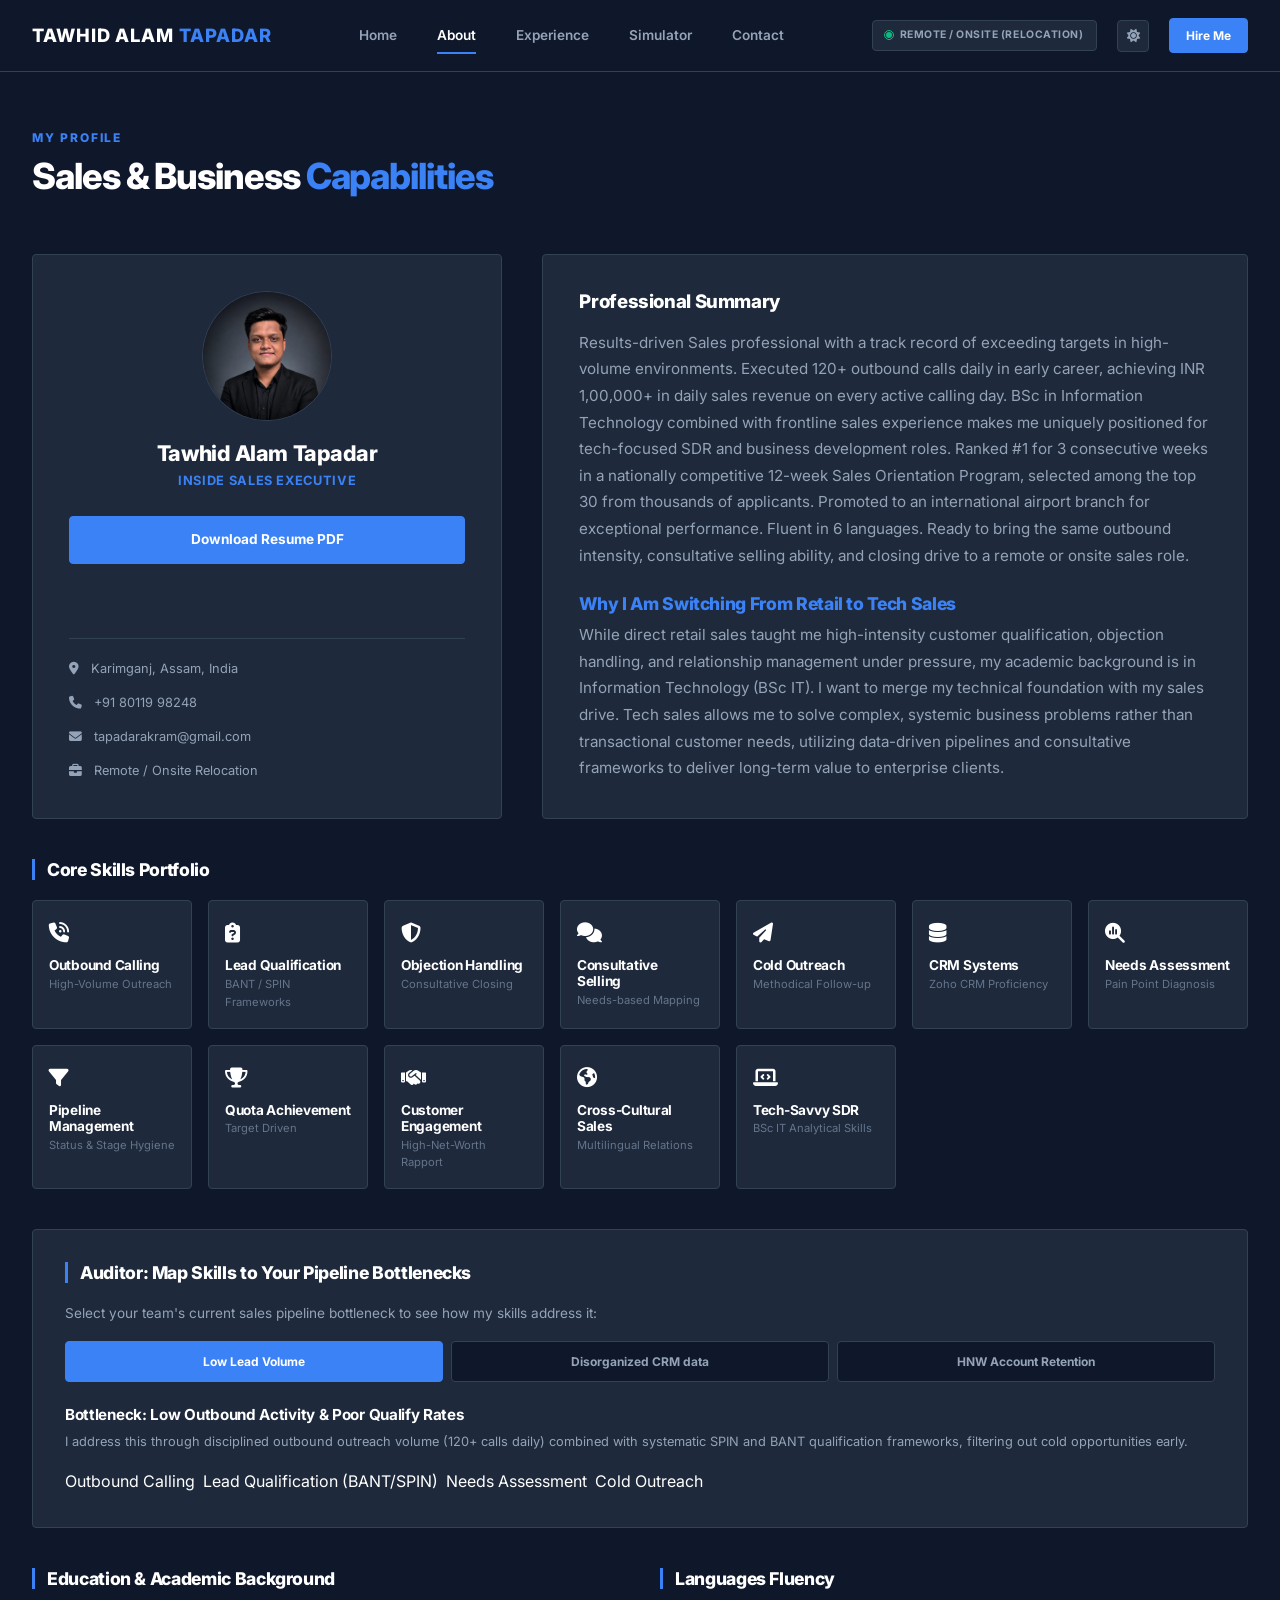
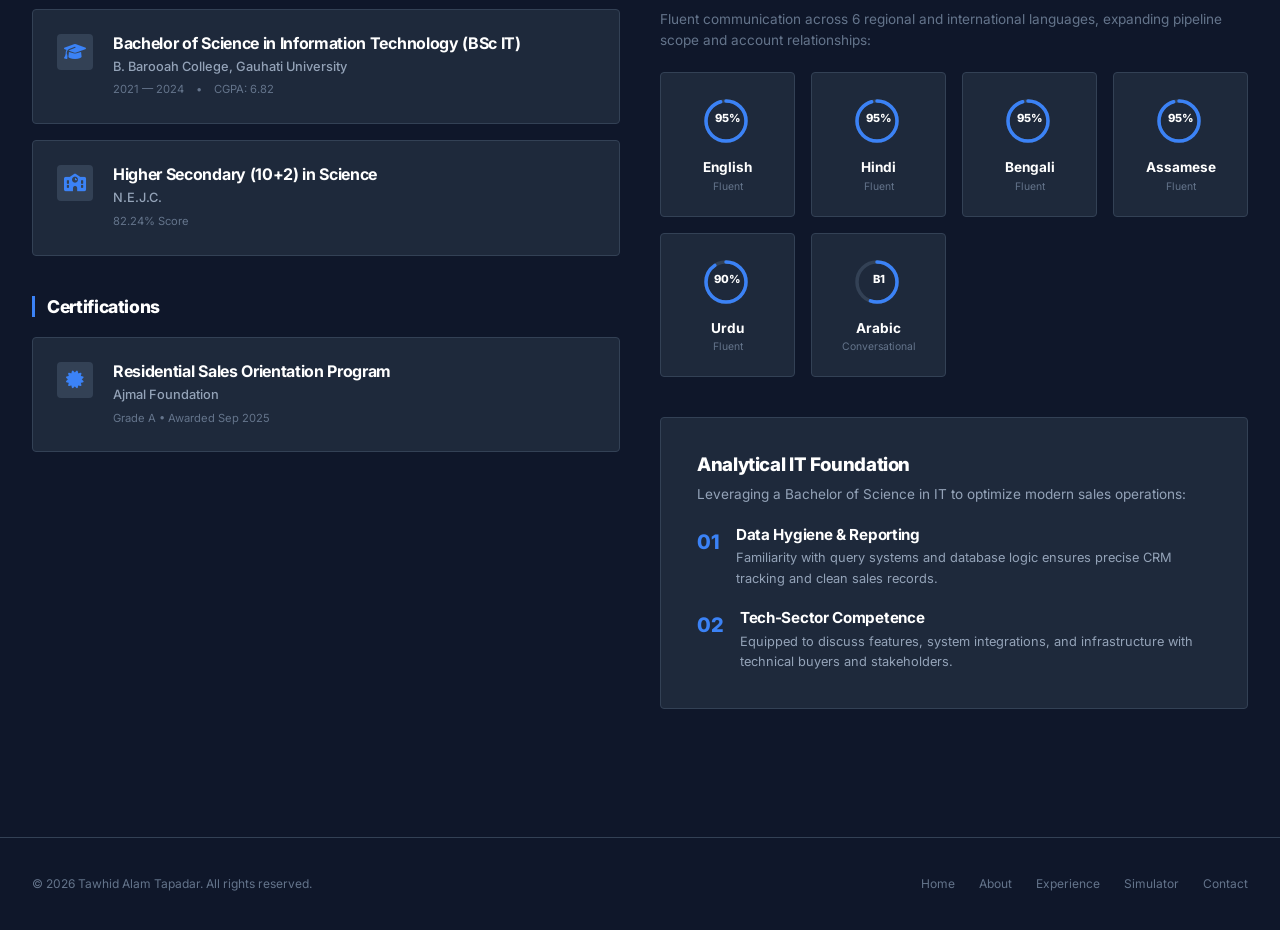
<file: about.html>
<!DOCTYPE html>
<html lang="en" data-theme="dark">
<head>
    <script>
        // Apply theme immediately to prevent transition flash
        const savedTheme = localStorage.getItem('theme') || 'dark';
        document.documentElement.setAttribute('data-theme', savedTheme);
    </script>
    <meta charset="UTF-8">
    <meta name="viewport" content="width=device-width, initial-scale=1.0">
    <title>About | Tawhid Alam Tapadar</title>
    
    <!-- SEO Optimization -->
    <meta name="description" content="Detailed profile of Tawhid Alam Tapadar, outlining qualifications, core capabilities across the full sales cycle, and language skills.">
    <meta name="keywords" content="About Tawhid Alam Tapadar, Sales Skills, Outbound Sales, B2B Lead Generation, BSc IT Sales, HNW Account Management">
    <meta name="robots" content="index, follow">

    <!-- Open Graph / Facebook -->
    <meta property="og:type" content="website">
    <meta property="og:url" content="https://tawhidalamtapadar.github.io/tawhidalam/about.html">
    <meta property="og:title" content="About | Tawhid Alam Tapadar">
    <meta property="og:description" content="Detailed profile of Tawhid Alam Tapadar, outlining qualifications, core capabilities across the full sales cycle, and language skills.">
    <meta property="og:image" content="https://tawhidalamtapadar.github.io/tawhidalam/profile.jpeg">

    <!-- Twitter -->
    <meta property="twitter:card" content="summary_large_image">
    <meta property="twitter:url" content="https://tawhidalamtapadar.github.io/tawhidalam/about.html">
    <meta property="twitter:title" content="About | Tawhid Alam Tapadar">
    <meta property="twitter:description" content="Detailed profile of Tawhid Alam Tapadar, outlining qualifications, core capabilities across the full sales cycle, and language skills.">
    <meta property="twitter:image" content="https://tawhidalamtapadar.github.io/tawhidalam/profile.jpeg">

    <!-- Canonical Link -->
    <link rel="canonical" href="https://tawhidalamtapadar.github.io/tawhidalam/about.html">

    <!-- JSON-LD Structured Data -->
    <script type="application/ld+json">
    {
      "@context": "https://schema.org",
      "@type": "AboutPage",
      "mainEntity": {
        "@type": "Person",
        "name": "Tawhid Alam Tapadar",
        "jobTitle": "Inside Sales Executive",
        "description": "BSc IT graduate transitioning to tech sales with experience in outbound calling, lead qualification, and handling objections.",
        "knowsLanguage": ["English", "Hindi", "Arabic", "Bengali", "Urdu", "Assamese"]
      }
    }
    </script>
    
    <!-- Favicon -->
    <link rel="icon" type="image/svg+xml" href="data:image/svg+xml,%3Csvg xmlns='http://www.w3.org/2000/svg' viewBox='0 0 24 24' fill='%233b82f6'%3E%3Cpath d='M12 2C6.48 2 2 6.48 2 12s4.48 10 10 10 10-4.48 10-10S17.52 2 12 2zm0 18c-4.41 0-8-3.59-8-8s3.59-8 8-8 8 3.59 8 8-3.59 8-8 8zm0-14c-3.31 0-6 2.69-6 6s2.69 6 6 6 6-2.69 6-6-2.69-6-6-6zm0 10c-2.21 0-4-1.79-4-4s1.79-4 4-4 4 1.79 4 4-1.79 4-4 4z'/%3E%3C/svg%3E">
    <!-- Stylesheets -->
    <link rel="stylesheet" href="https://cdnjs.cloudflare.com/ajax/libs/font-awesome/6.4.0/css/all.min.css">
    <link rel="stylesheet" href="./styles.css">
</head>
<body>
    <!-- Navigation Header -->
    <header class="global-header">
        <nav class="nav-container">
            <a href="./index.html" class="logo" id="navLogo">
                TAWHID ALAM <span>TAPADAR</span>
            </a>
            
            <div class="nav-links">
                <a href="./index.html" class="nav-link">Home</a>
                <a href="./about.html" class="nav-link active">About</a>
                <a href="./experience.html" class="nav-link">Experience</a>
                <a href="./simulator.html" class="nav-link">Simulator</a>
                <a href="./contact.html" class="nav-link">Contact</a>
            </div>
            
            <div class="nav-actions">
                <div class="status-badge" id="outreachBadge">
                    <span class="status-dot"></span>
                    Remote / Onsite (Relocation)
                </div>
                <button class="theme-toggle" id="themeToggle" aria-label="Toggle Theme">
                    <!-- Icon loaded via Javascript -->
                </button>
                <a href="./contact.html" class="btn btn-primary" style="font-size: 0.75rem; padding: 0.45rem 1rem;">Hire Me</a>
                <button class="hamburger" id="hamburger" aria-label="Toggle Menu">
                    <span></span>
                    <span></span>
                    <span></span>
                </button>
            </div>
        </nav>
    </header>

    <!-- Mobile Nav Overlay -->
    <div class="mobile-nav-overlay" id="mobileNav">
        <div class="mobile-nav-links">
            <a href="./index.html" class="mobile-nav-link">Home</a>
            <a href="./about.html" class="mobile-nav-link active">About</a>
            <a href="./experience.html" class="mobile-nav-link">Experience</a>
            <a href="./simulator.html" class="mobile-nav-link">Simulator</a>
            <a href="./contact.html" class="mobile-nav-link">Contact</a>
            <a href="./contact.html" class="mobile-nav-link" style="color: var(--accent-blue);">Hire Me</a>
        </div>
    </div>

    <!-- Main Content -->
    <main class="container">
        <div class="section-title-wrapper fade-up-trigger">
            <div class="section-subtitle">My Profile</div>
            <h1 class="section-title">Sales & Business <span class="highlight-text">Capabilities</span></h1>
        </div>

        <!-- Section 1: Profile & Professional Summary (Balanced Row Grid) -->
        <div class="about-profile-grid fade-up-trigger">
            <!-- Left Column: Profile Card -->
            <div class="glass-card profile-card" style="display: flex; flex-direction: column; justify-content: space-between;">
                <div>
                    <div class="profile-image-container">
                        <img src="profile.jpeg" alt="Tawhid Alam Tapadar Profile" class="profile-img">
                    </div>
                    <h2 class="profile-title">Tawhid Alam Tapadar</h2>
                    <p class="profile-subtitle">Inside Sales Executive</p>
                    
                    <a href="./Tawhid_Alam_Tapadar_CV.pdf" download="Tawhid_Alam_Tapadar_CV.pdf" class="btn btn-primary" style="width: 100%; margin-top: 0.5rem; margin-bottom: 1rem;">
                        Download Resume PDF
                    </a>
                </div>
                
                <div class="about-contact-info">
                    <div class="contact-info-item">
                        <i class="fa-solid fa-location-dot"></i> Karimganj, Assam, India
                    </div>
                    <div class="contact-info-item">
                        <i class="fa-solid fa-phone"></i> +91 80119 98248
                    </div>
                    <div class="contact-info-item">
                        <i class="fa-solid fa-envelope"></i> tapadarakram@gmail.com
                    </div>
                    <div class="contact-info-item">
                        <i class="fa-solid fa-briefcase"></i> Remote / Onsite Relocation
                    </div>
                </div>
            </div>

            <!-- Right Column: Professional Summary Card (Taller and Centered Content) -->
            <div class="glass-card" style="display: flex; flex-direction: column; justify-content: center; height: 100%;">
                <h3>Professional Summary</h3>
                <p style="color: var(--text-secondary); margin-top: 1rem; line-height: 1.75; font-size: 0.95rem;">
                    Results-driven Sales professional with a track record of exceeding targets in high-volume environments. Executed 120+ outbound calls daily in early career, achieving INR 1,00,000+ in daily sales revenue on every active calling day. BSc in Information Technology combined with frontline sales experience makes me uniquely positioned for tech-focused SDR and business development roles. Ranked #1 for 3 consecutive weeks in a nationally competitive 12-week Sales Orientation Program, selected among the top 30 from thousands of applicants. Promoted to an international airport branch for exceptional performance. Fluent in 6 languages. Ready to bring the same outbound intensity, consultative selling ability, and closing drive to a remote or onsite sales role.
                </p>
                
                <h4 style="margin-top: 1.5rem; font-size: 1.1rem; color: var(--accent-blue);">Why I Am Switching From Retail to Tech Sales</h4>
                <p style="color: var(--text-secondary); margin-top: 0.5rem; line-height: 1.75; font-size: 0.95rem;">
                    While direct retail sales taught me high-intensity customer qualification, objection handling, and relationship management under pressure, my academic background is in Information Technology (BSc IT). I want to merge my technical foundation with my sales drive. Tech sales allows me to solve complex, systemic business problems rather than transactional customer needs, utilizing data-driven pipelines and consultative frameworks to deliver long-term value to enterprise clients.
                </p>
            </div>
        </div>

        <!-- Section 2: Core Skills Portfolio (Full Width Grid) -->
        <div class="skills-block fade-up-trigger" style="margin-top: 2.5rem;">
            <h3 class="skills-category-title">Core Skills Portfolio</h3>
            <div class="skills-grid">
                <div class="skill-tag-card">
                    <div class="skill-tag-icon"><i class="fa-solid fa-phone-volume"></i></div>
                    <h4 class="skill-tag-name">Outbound Calling</h4>
                    <span class="skill-tag-level">High-Volume Outreach</span>
                </div>
                <div class="skill-tag-card">
                    <div class="skill-tag-icon"><i class="fa-solid fa-clipboard-question"></i></div>
                    <h4 class="skill-tag-name">Lead Qualification</h4>
                    <span class="skill-tag-level">BANT / SPIN Frameworks</span>
                </div>
                <div class="skill-tag-card">
                    <div class="skill-tag-icon"><i class="fa-solid fa-shield-halved"></i></div>
                    <h4 class="skill-tag-name">Objection Handling</h4>
                    <span class="skill-tag-level">Consultative Closing</span>
                </div>
                <div class="skill-tag-card">
                    <div class="skill-tag-icon"><i class="fa-solid fa-comments"></i></div>
                    <h4 class="skill-tag-name">Consultative Selling</h4>
                    <span class="skill-tag-level">Needs-based Mapping</span>
                </div>
                <div class="skill-tag-card">
                    <div class="skill-tag-icon"><i class="fa-solid fa-paper-plane"></i></div>
                    <h4 class="skill-tag-name">Cold Outreach</h4>
                    <span class="skill-tag-level">Methodical Follow-up</span>
                </div>
                <div class="skill-tag-card">
                    <div class="skill-tag-icon"><i class="fa-solid fa-database"></i></div>
                    <h4 class="skill-tag-name">CRM Systems</h4>
                    <span class="skill-tag-level">Zoho CRM Proficiency</span>
                </div>
                <div class="skill-tag-card">
                    <div class="skill-tag-icon"><i class="fa-solid fa-magnifying-glass-chart"></i></div>
                    <h4 class="skill-tag-name">Needs Assessment</h4>
                    <span class="skill-tag-level">Pain Point Diagnosis</span>
                </div>
                <div class="skill-tag-card">
                    <div class="skill-tag-icon"><i class="fa-solid fa-filter"></i></div>
                    <h4 class="skill-tag-name">Pipeline Management</h4>
                    <span class="skill-tag-level">Status & Stage Hygiene</span>
                </div>
                <div class="skill-tag-card">
                    <div class="skill-tag-icon"><i class="fa-solid fa-trophy"></i></div>
                    <h4 class="skill-tag-name">Quota Achievement</h4>
                    <span class="skill-tag-level">Target Driven</span>
                </div>
                <div class="skill-tag-card">
                    <div class="skill-tag-icon"><i class="fa-solid fa-handshake"></i></div>
                    <h4 class="skill-tag-name">Customer Engagement</h4>
                    <span class="skill-tag-level">High-Net-Worth Rapport</span>
                </div>
                <div class="skill-tag-card">
                    <div class="skill-tag-icon"><i class="fa-solid fa-earth-americas"></i></div>
                    <h4 class="skill-tag-name">Cross-Cultural Sales</h4>
                    <span class="skill-tag-level">Multilingual Relations</span>
                </div>
                <div class="skill-tag-card">
                    <div class="skill-tag-icon"><i class="fa-solid fa-laptop-code"></i></div>
                    <h4 class="skill-tag-name">Tech-Savvy SDR</h4>
                    <span class="skill-tag-level">BSc IT Analytical Skills</span>
                </div>
            </div>
        </div>

        <!-- Section 3: Recruiter Challenge Auditor Widget (Full Width Card) -->
        <div class="auditor-widget-card fade-up-trigger">
            <h3 class="skills-category-title">
                Auditor: Map Skills to Your Pipeline Bottlenecks
            </h3>
            <p style="color: var(--text-secondary); font-size: 0.85rem; margin-top: 0.5rem;">
                Select your team's current sales pipeline bottleneck to see how my skills address it:
            </p>
            
            <div class="auditor-tabs">
                <button class="auditor-tab-btn active" data-target="challengeOutbound">Low Lead Volume</button>
                <button class="auditor-tab-btn" data-target="challengeCrm">Disorganized CRM data</button>
                <button class="auditor-tab-btn" data-target="challengeHnw">HNW Account Retention</button>
            </div>
            
            <div class="auditor-results">
                <!-- Result 1 -->
                <div class="auditor-result active" id="challengeOutbound">
                    <h4 class="auditor-result-title">Bottleneck: Low Outbound Activity & Poor Qualify Rates</h4>
                    <p class="auditor-result-desc">
                        I address this through disciplined outbound outreach volume (120+ calls daily) combined with systematic SPIN and BANT qualification frameworks, filtering out cold opportunities early.
                    </p>
                    <div class="auditor-skills-linked">
                        <span class="badge badge-indigo">Outbound Calling</span>
                        <span class="badge badge-indigo">Lead Qualification (BANT/SPIN)</span>
                        <span class="badge badge-indigo">Needs Assessment</span>
                        <span class="badge badge-indigo">Cold Outreach</span>
                    </div>
                </div>
                <!-- Result 2 -->
                <div class="auditor-result" id="challengeCrm">
                    <h4 class="auditor-result-title">Bottleneck: Messy CRM Pipeline Logs & Poor Follow-ups</h4>
                    <p class="auditor-result-desc">
                        With a BSc in Information Technology, I leverage my understanding of database structures to manage prospect lifecycles systematically within Zoho CRM, ensuring accurate status tracking and automated follow-ups.
                    </p>
                    <div class="auditor-skills-linked">
                        <span class="badge badge-indigo">CRM Tools (Zoho CRM)</span>
                        <span class="badge badge-indigo">Pipeline Management</span>
                        <span class="badge badge-indigo">BSc IT Analytical Skills</span>
                    </div>
                </div>
                <!-- Result 3 -->
                <div class="auditor-result" id="challengeHnw">
                    <h4 class="auditor-result-title">Bottleneck: Poor Retention of High-Net-Worth Accounts</h4>
                    <p class="auditor-result-desc">
                        Following my promotion to an international airport branch, I developed extensive experience managing high-net-worth travellers, conducting consultative needs assessments, and negotiating fluently in 6 languages.
                    </p>
                    <div class="auditor-skills-linked">
                        <span class="badge badge-indigo">Customer Engagement</span>
                        <span class="badge badge-indigo">Cross-Cultural Communication</span>
                        <span class="badge badge-indigo">Consultative Selling</span>
                        <span class="badge badge-indigo">Objection Handling</span>
                    </div>
                </div>
            </div>
        </div>

        <!-- Section 4: Split Grid for Education/Certs vs Languages/IT Foundation -->
        <div class="about-split-grid fade-up-trigger">
            <!-- Left Column: Academic & Certifications -->
            <div style="display: flex; flex-direction: column; gap: 2.5rem;">
                <!-- Academic Background -->
                <div class="skills-block" style="margin-bottom: 0;">
                    <h3 class="skills-category-title">Education & Academic Background</h3>
                    <div class="edu-grid">
                        <div class="glass-card edu-card">
                            <div class="edu-icon-box"><i class="fa-solid fa-graduation-cap"></i></div>
                            <div class="edu-details">
                                <h4>Bachelor of Science in Information Technology (BSc IT)</h4>
                                <div class="edu-institution">B. Barooah College, Gauhati University</div>
                                <div class="edu-meta">
                                    <span>2021 — 2024</span>
                                    <span>•</span>
                                    <span>CGPA: 6.82</span>
                                </div>
                            </div>
                        </div>
                        <div class="glass-card edu-card">
                            <div class="edu-icon-box"><i class="fa-solid fa-school"></i></div>
                            <div class="edu-details">
                                <h4>Higher Secondary (10+2) in Science</h4>
                                <div class="edu-institution">N.E.J.C.</div>
                                <div class="edu-meta">
                                    <span>82.24% Score</span>
                                </div>
                            </div>
                        </div>
                    </div>
                </div>

                <!-- Certifications -->
                <div class="skills-block" style="margin-bottom: 0;">
                    <h3 class="skills-category-title">Certifications</h3>
                    <div class="edu-grid">
                        <div class="glass-card edu-card">
                            <div class="edu-icon-box"><i class="fa-solid fa-certificate"></i></div>
                            <div class="edu-details">
                                <h4>Residential Sales Orientation Program</h4>
                                <div class="edu-institution">Ajmal Foundation</div>
                                <div class="edu-meta">
                                    <span>Grade A • Awarded Sep 2025</span>
                                </div>
                            </div>
                        </div>
                    </div>
                </div>
            </div>

            <!-- Right Column: Languages & Tech Bridge -->
            <div style="display: flex; flex-direction: column; gap: 2.5rem;">
                <!-- Languages Fluency -->
                <div class="skills-block" style="margin-bottom: 0;">
                    <h3 class="skills-category-title">Languages Fluency</h3>
                    <p style="color: var(--text-muted); font-size: 0.85rem; margin-bottom: 1.25rem;">
                        Fluent communication across 6 regional and international languages, expanding pipeline scope and account relationships:
                    </p>
                    <div class="languages-grid">
                        <div class="glass-card lang-card">
                            <div class="lang-circle">
                                <svg>
                                    <circle class="circle-bg" cx="24" cy="24" r="20"></circle>
                                    <circle class="circle-progress" cx="24" cy="24" r="20" data-percent="95"></circle>
                                </svg>
                                <span class="lang-percent">95%</span>
                            </div>
                            <div class="lang-name">English</div>
                            <div class="lang-level">Fluent</div>
                        </div>
                        <div class="glass-card lang-card">
                            <div class="lang-circle">
                                <svg>
                                    <circle class="circle-bg" cx="24" cy="24" r="20"></circle>
                                    <circle class="circle-progress" cx="24" cy="24" r="20" data-percent="95"></circle>
                                </svg>
                                <span class="lang-percent">95%</span>
                            </div>
                            <div class="lang-name">Hindi</div>
                            <div class="lang-level">Fluent</div>
                        </div>
                        <div class="glass-card lang-card">
                            <div class="lang-circle">
                                <svg>
                                    <circle class="circle-bg" cx="24" cy="24" r="20"></circle>
                                    <circle class="circle-progress" cx="24" cy="24" r="20" data-percent="95"></circle>
                                </svg>
                                <span class="lang-percent">95%</span>
                            </div>
                            <div class="lang-name">Bengali</div>
                            <div class="lang-level">Fluent</div>
                        </div>
                        <div class="glass-card lang-card">
                            <div class="lang-circle">
                                <svg>
                                    <circle class="circle-bg" cx="24" cy="24" r="20"></circle>
                                    <circle class="circle-progress" cx="24" cy="24" r="20" data-percent="95"></circle>
                                </svg>
                                <span class="lang-percent">95%</span>
                            </div>
                            <div class="lang-name">Assamese</div>
                            <div class="lang-level">Fluent</div>
                        </div>
                        <div class="glass-card lang-card">
                            <div class="lang-circle">
                                <svg>
                                    <circle class="circle-bg" cx="24" cy="24" r="20"></circle>
                                    <circle class="circle-progress" cx="24" cy="24" r="20" data-percent="90"></circle>
                                </svg>
                                <span class="lang-percent">90%</span>
                            </div>
                            <div class="lang-name">Urdu</div>
                            <div class="lang-level">Fluent</div>
                        </div>
                        <div class="glass-card lang-card">
                            <div class="lang-circle">
                                <svg>
                                    <circle class="circle-bg" cx="24" cy="24" r="20"></circle>
                                    <circle class="circle-progress" cx="24" cy="24" r="20" data-percent="55"></circle>
                                </svg>
                                <span class="lang-percent">B1</span>
                            </div>
                            <div class="lang-name">Arabic</div>
                            <div class="lang-level">Conversational</div>
                        </div>
                    </div>
                </div>

                <!-- Analytical IT Foundation -->
                <div class="glass-card tech-bridge-card">
                    <h3>Analytical IT Foundation</h3>
                    <p style="color: var(--text-secondary); font-size: 0.85rem; margin-top: 0.5rem;">
                        Leveraging a Bachelor of Science in IT to optimize modern sales operations:
                    </p>
                    <div class="tech-bridge-list" style="margin-top: 1.25rem; display: grid; gap: 1.25rem;">
                        <div class="tech-bridge-item" style="display: flex; gap: 1rem; align-items: start;">
                            <div class="tech-bridge-num" style="font-size: 1.25rem; font-weight: 800; color: var(--accent-blue);">01</div>
                            <div class="tech-bridge-content">
                                <h4 style="font-size: 0.95rem; font-weight: 700;">Data Hygiene & Reporting</h4>
                                <p style="font-size: 0.8rem; color: var(--text-secondary); margin-top: 0.25rem;">Familiarity with query systems and database logic ensures precise CRM tracking and clean sales records.</p>
                            </div>
                        </div>
                        <div class="tech-bridge-item" style="display: flex; gap: 1rem; align-items: start;">
                            <div class="tech-bridge-num" style="font-size: 1.25rem; font-weight: 800; color: var(--accent-blue);">02</div>
                            <div class="tech-bridge-content">
                                <h4 style="font-size: 0.95rem; font-weight: 700;">Tech-Sector Competence</h4>
                                <p style="font-size: 0.8rem; color: var(--text-secondary); margin-top: 0.25rem;">Equipped to discuss features, system integrations, and infrastructure with technical buyers and stakeholders.</p>
                            </div>
                        </div>
                    </div>
                </div>
            </div>
        </div>
    </main>

    <!-- Global Footer -->
    <footer class="global-footer">
        <div class="footer-container">
            <div class="footer-copyright">
                &copy; 2026 Tawhid Alam Tapadar. All rights reserved.
            </div>
            <div class="footer-links">
                <a href="./index.html">Home</a>
                <a href="./about.html">About</a>
                <a href="./experience.html">Experience</a>
                <a href="./simulator.html">Simulator</a>
                <a href="./contact.html">Contact</a>
            </div>
        </div>
    </footer>

    <!-- Scripts -->
    <script src="./script.js"></script>
</body>
</html>
</file>
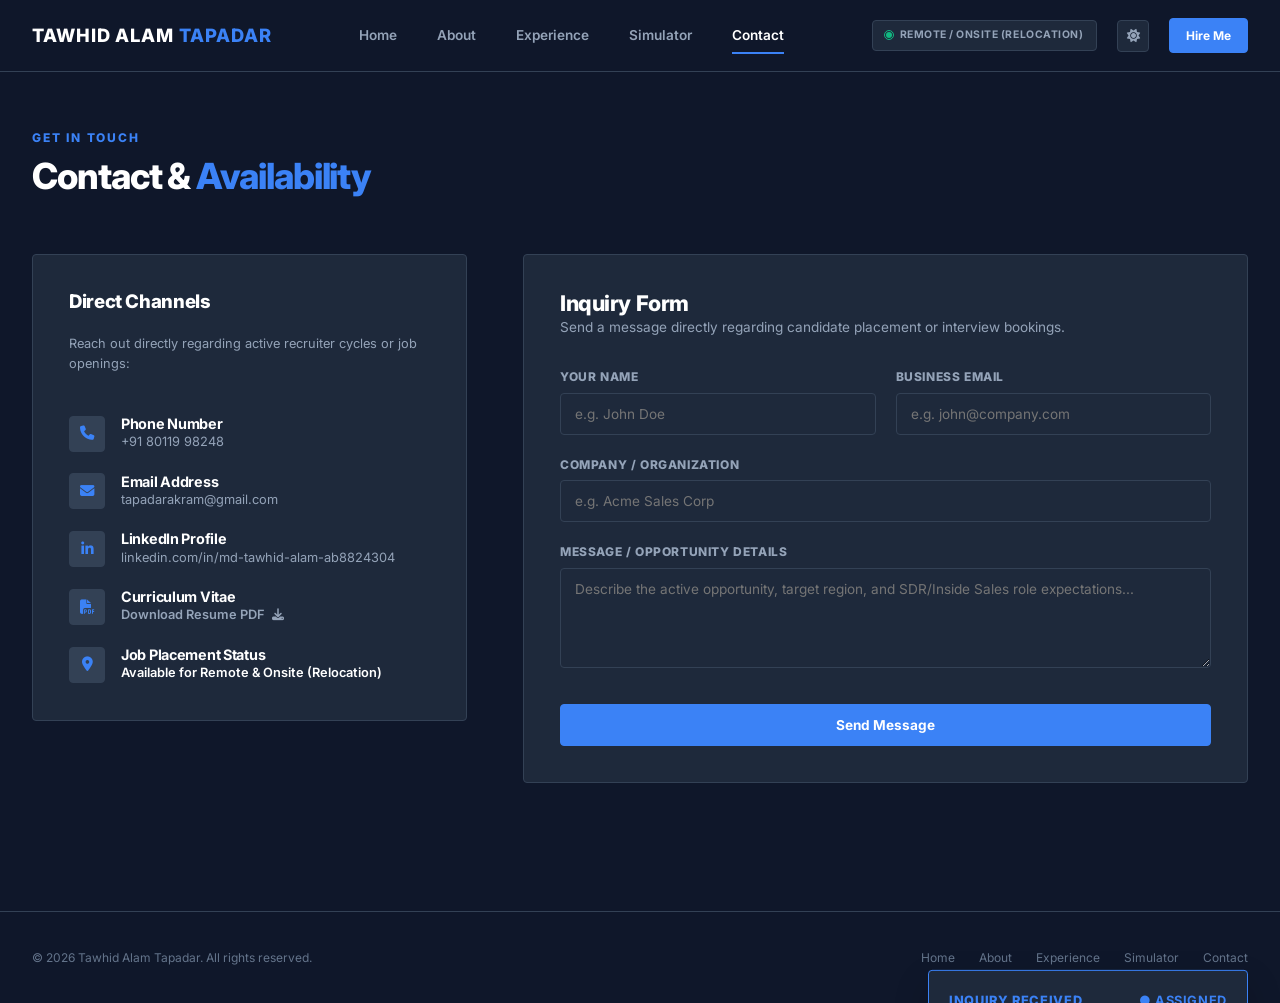
<file: contact.html>
<!DOCTYPE html>
<html lang="en" data-theme="dark">
<head>
    <script>
        // Apply theme immediately to prevent transition flash
        const savedTheme = localStorage.getItem('theme') || 'dark';
        document.documentElement.setAttribute('data-theme', savedTheme);
    </script>
    <meta charset="UTF-8">
    <meta name="viewport" content="width=device-width, initial-scale=1.0">
    <title>Contact | Tawhid Alam Tapadar</title>
    
    <!-- SEO Optimization -->
    <meta name="description" content="Get in touch with Tawhid Alam Tapadar. Review job opportunities, remote/onsite availability, and send direct recruiter messages.">
    <meta name="keywords" content="Contact Tawhid Alam Tapadar, Recruiter Booking Sales Executive, Hire Inside Sales BDR, Remote Sales Relocation">
    <meta name="robots" content="index, follow">

    <!-- Open Graph / Facebook -->
    <meta property="og:type" content="website">
    <meta property="og:url" content="https://tawhidalamtapadar.github.io/tawhidalam/contact.html">
    <meta property="og:title" content="Contact | Tawhid Alam Tapadar">
    <meta property="og:description" content="Get in touch with Tawhid Alam Tapadar. Review job opportunities, remote/onsite availability, and send direct recruiter messages.">
    <meta property="og:image" content="https://tawhidalamtapadar.github.io/tawhidalam/profile.jpeg">

    <!-- Twitter -->
    <meta property="twitter:card" content="summary_large_image">
    <meta property="twitter:url" content="https://tawhidalamtapadar.github.io/tawhidalam/contact.html">
    <meta property="twitter:title" content="Contact | Tawhid Alam Tapadar">
    <meta property="twitter:description" content="Get in touch with Tawhid Alam Tapadar. Review job opportunities, remote/onsite availability, and send direct recruiter messages.">
    <meta property="twitter:image" content="https://tawhidalamtapadar.github.io/tawhidalam/profile.jpeg">

    <!-- Canonical Link -->
    <link rel="canonical" href="https://tawhidalamtapadar.github.io/tawhidalam/contact.html">

    <!-- JSON-LD Structured Data -->
    <script type="application/ld+json">
    {
      "@context": "https://schema.org",
      "@type": "ContactPage",
      "name": "Contact Tawhid Alam Tapadar",
      "description": "Recruiter contact form, telephone, email address, and LinkedIn profile page of Tawhid Alam Tapadar."
    }
    </script>
    
    <!-- Favicon -->
    <link rel="icon" type="image/svg+xml" href="data:image/svg+xml,%3Csvg xmlns='http://www.w3.org/2000/svg' viewBox='0 0 24 24' fill='%233b82f6'%3E%3Cpath d='M12 2C6.48 2 2 6.48 2 12s4.48 10 10 10 10-4.48 10-10S17.52 2 12 2zm0 18c-4.41 0-8-3.59-8-8s3.59-8 8-8 8 3.59 8 8-3.59 8-8 8zm0-14c-3.31 0-6 2.69-6 6s2.69 6 6 6 6-2.69 6-6-2.69-6-6-6zm0 10c-2.21 0-4-1.79-4-4s1.79-4 4-4 4 1.79 4 4-1.79 4-4 4z'/%3E%3C/svg%3E">
    <!-- Stylesheets -->
    <link rel="stylesheet" href="https://cdnjs.cloudflare.com/ajax/libs/font-awesome/6.4.0/css/all.min.css">
    <link rel="stylesheet" href="./styles.css">
</head>
<body>
    <!-- Navigation Header -->
    <header class="global-header">
        <nav class="nav-container">
            <a href="./index.html" class="logo" id="navLogo">
                TAWHID ALAM <span>TAPADAR</span>
            </a>
            
            <div class="nav-links">
                <a href="./index.html" class="nav-link">Home</a>
                <a href="./about.html" class="nav-link">About</a>
                <a href="./experience.html" class="nav-link">Experience</a>
                <a href="./simulator.html" class="nav-link">Simulator</a>
                <a href="./contact.html" class="nav-link active">Contact</a>
            </div>
            
            <div class="nav-actions">
                <div class="status-badge" id="outreachBadge">
                    <span class="status-dot"></span>
                    Remote / Onsite (Relocation)
                </div>
                <button class="theme-toggle" id="themeToggle" aria-label="Toggle Theme">
                    <!-- Icon loaded via Javascript -->
                </button>
                <a href="./contact.html" class="btn btn-primary" style="font-size: 0.75rem; padding: 0.45rem 1rem;">Hire Me</a>
                <button class="hamburger" id="hamburger" aria-label="Toggle Menu">
                    <span></span>
                    <span></span>
                    <span></span>
                </button>
            </div>
        </nav>
    </header>

    <!-- Mobile Nav Overlay -->
    <div class="mobile-nav-overlay" id="mobileNav">
        <div class="mobile-nav-links">
            <a href="./index.html" class="mobile-nav-link">Home</a>
            <a href="./about.html" class="mobile-nav-link">About</a>
            <a href="./experience.html" class="mobile-nav-link">Experience</a>
            <a href="./simulator.html" class="mobile-nav-link">Simulator</a>
            <a href="./contact.html" class="mobile-nav-link active">Contact</a>
            <a href="./contact.html" class="mobile-nav-link" style="color: var(--accent-blue);">Hire Me</a>
        </div>
    </div>

    <!-- Main Content -->
    <main class="container">
        <div class="section-title-wrapper fade-up-trigger">
            <div class="section-subtitle">Get In Touch</div>
            <h1 class="section-title">Contact & <span class="highlight-text">Availability</span></h1>
        </div>

        <div class="contact-grid fade-up-trigger">
            <!-- Left Contact Channels -->
            <div class="contact-left">
                <div class="glass-card contact-channels">
                    <h3>Direct Channels</h3>
                    <p style="color: var(--text-secondary); font-size: 0.8rem; margin-bottom: 1.25rem;">
                        Reach out directly regarding active recruiter cycles or job openings:
                    </p>
                    
                    <div class="channel-card">
                        <div class="channel-icon"><i class="fa-solid fa-phone"></i></div>
                        <div class="channel-info">
                            <h4>Phone Number</h4>
                            <p><a href="tel:+918011998248">+91 80119 98248</a></p>
                        </div>
                    </div>
                    
                    <div class="channel-card">
                        <div class="channel-icon"><i class="fa-solid fa-envelope"></i></div>
                        <div class="channel-info">
                            <h4>Email Address</h4>
                            <p><a href="mailto:tapadarakram@gmail.com">tapadarakram@gmail.com</a></p>
                        </div>
                    </div>
                    
                    <div class="channel-card">
                        <div class="channel-icon"><i class="fa-brands fa-linkedin-in"></i></div>
                        <div class="channel-info">
                            <h4>LinkedIn Profile</h4>
                            <p><a href="https://linkedin.com/in/md-tawhid-alam-ab8824304" target="_blank" rel="noopener noreferrer">linkedin.com/in/md-tawhid-alam-ab8824304</a></p>
                        </div>
                    </div>

                    <div class="channel-card">
                        <div class="channel-icon"><i class="fa-solid fa-file-pdf"></i></div>
                        <div class="channel-info">
                            <h4>Curriculum Vitae</h4>
                            <p><a href="./Tawhid_Alam_Tapadar_CV.pdf" download="Tawhid_Alam_Tapadar_CV.pdf" class="highlight-text" style="font-weight: 600;">Download Resume PDF <i class="fa-solid fa-download" style="font-size: 0.75rem; margin-left: 0.25rem;"></i></a></p>
                        </div>
                    </div>

                    <div class="channel-card">
                        <div class="channel-icon"><i class="fa-solid fa-location-dot"></i></div>
                        <div class="channel-info">
                            <h4>Job Placement Status</h4>
                            <p style="color: var(--text-primary); font-weight: 600;">Available for Remote & Onsite (Relocation)</p>
                        </div>
                    </div>
                </div>
            </div>

            <!-- Right Simple Contact Form -->
            <div class="glass-card bant-form-card">
                <div class="bant-intro">
                    <h3>Inquiry Form</h3>
                    <p>
                        Send a message directly regarding candidate placement or interview bookings.
                    </p>
                </div>
                
                <iframe name="hidden_iframe" id="hidden_iframe" style="display:none;"></iframe>
                <form id="bantForm" method="post" action="https://docs.google.com/forms/d/e/1FAIpQLSf921O1l50I_11HUG9fYBnc5NIK1070-xAKRr57Vq0ramGYZg/formResponse" target="hidden_iframe">
                    <div class="form-grid">
                        <div class="form-group">
                            <label class="form-label" for="name">Your Name</label>
                            <input class="form-input" type="text" id="name" name="entry.2005620554" required placeholder="e.g. John Doe">
                        </div>
                        <div class="form-group">
                            <label class="form-label" for="email">Business Email</label>
                            <input class="form-input" type="email" id="email" name="entry.1045781291" required placeholder="e.g. john@company.com">
                        </div>
                        
                        <div class="form-group form-full">
                            <label class="form-label" for="company">Company / Organization</label>
                            <input class="form-input" type="text" id="company" name="entry.1065046570" required placeholder="e.g. Acme Sales Corp">
                        </div>
                        
                        <div class="form-group form-full">
                            <label class="form-label" for="need">Message / Opportunity Details</label>
                            <textarea class="form-textarea" id="need" name="entry.839337160" required placeholder="Describe the active opportunity, target region, and SDR/Inside Sales role expectations..."></textarea>
                        </div>
                        
                        <div class="form-full" style="margin-top: 1rem;">
                            <button class="btn btn-primary" type="submit" style="width: 100%;">
                                Send Message
                            </button>
                        </div>
                    </div>
                </form>
            </div>
        </div>
    </main>

    <!-- Simulated CRM Lead Alert Pop-up Notification (Clean Commercial UI) -->
    <div class="crm-console-alert" id="crmConsoleAlert">
        <div class="crm-alert-header">
            <span>Inquiry Received</span>
            <span style="color: var(--accent-blue); font-weight: 700;">● Assigned</span>
        </div>
        <div class="crm-alert-body">
            <p style="font-size: 0.75rem; color: var(--text-muted); margin-bottom: 0.5rem;">New message routed to Tawhid's inbox:</p>
            <table>
                <tr>
                    <td>Contact:</td>
                    <td><span id="crmLeadName" style="color: var(--text-primary); font-weight: 600;">--</span></td>
                </tr>
                <tr>
                    <td>Email:</td>
                    <td><span id="crmLeadEmail" style="color: var(--text-primary);">--</span></td>
                </tr>
                <tr>
                    <td>Company:</td>
                    <td><span id="crmBantB" style="color: var(--text-primary); font-weight: 600;">--</span></td>
                </tr>
                <tr>
                    <td>Message:</td>
                    <td><span id="crmBantN" style="color: var(--text-secondary);">--</span></td>
                </tr>
            </table>
        </div>
    </div>

    <!-- Global Footer -->
    <footer class="global-footer">
        <div class="footer-container">
            <div class="footer-copyright">
                &copy; 2026 Tawhid Alam Tapadar. All rights reserved.
            </div>
            <div class="footer-links">
                <a href="./index.html">Home</a>
                <a href="./about.html">About</a>
                <a href="./experience.html">Experience</a>
                <a href="./simulator.html">Simulator</a>
                <a href="./contact.html">Contact</a>
            </div>
        </div>
    </footer>

    <!-- Scripts -->
    <script src="./script.js"></script>
</body>
</html>
</file>
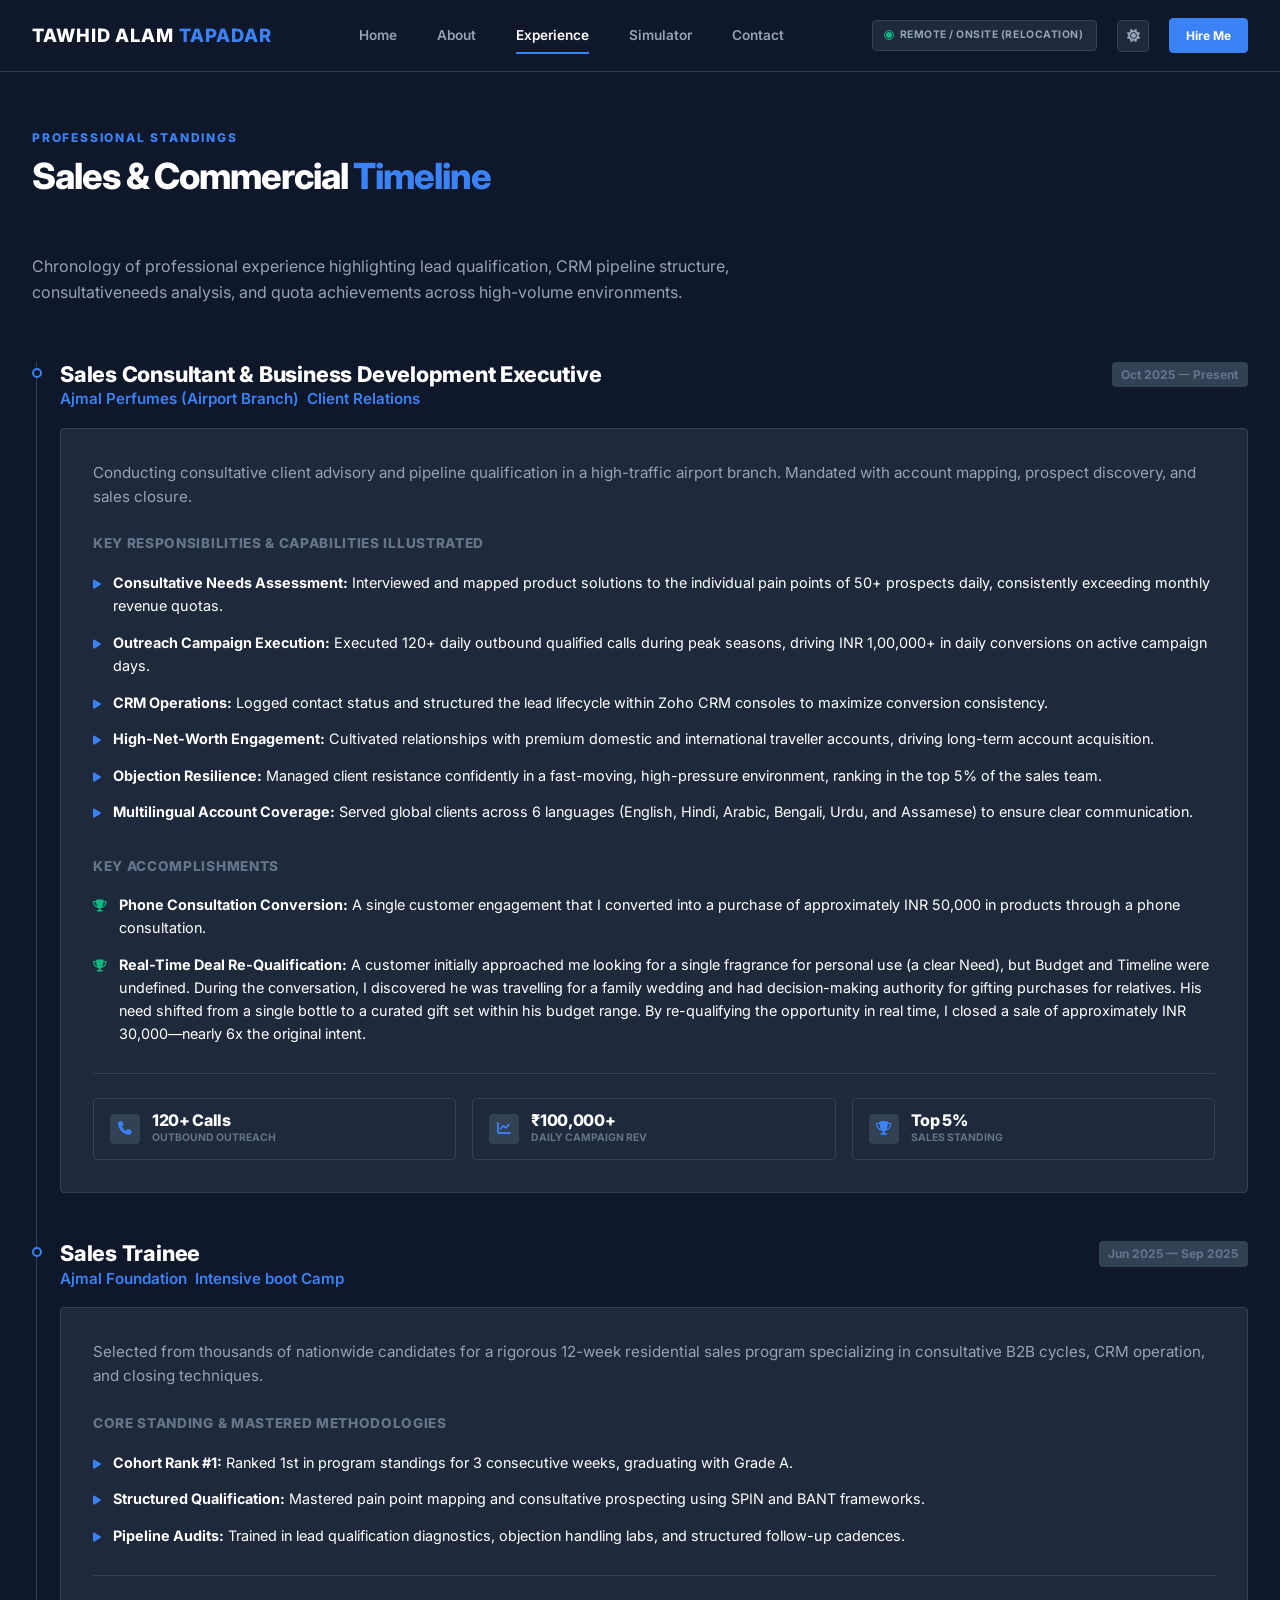
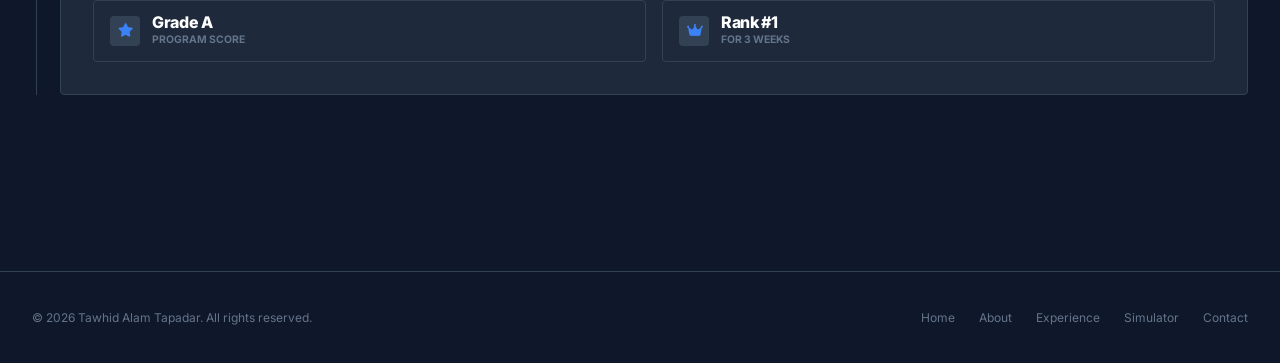
<file: experience.html>
<!DOCTYPE html>
<html lang="en" data-theme="dark">
<head>
    <script>
        // Apply theme immediately to prevent transition flash
        const savedTheme = localStorage.getItem('theme') || 'dark';
        document.documentElement.setAttribute('data-theme', savedTheme);
    </script>
    <meta charset="UTF-8">
    <meta name="viewport" content="width=device-width, initial-scale=1.0">
    <title>Experience | Tawhid Alam Tapadar</title>
    
    <!-- SEO Optimization -->
    <meta name="description" content="View the professional timeline and key achievements of Tawhid Alam Tapadar, focusing on commercial outcomes, lead qualification, and account relations.">
    <meta name="keywords" content="Tawhid Alam Tapadar Experience, Sales Executive Work History, Ajmal Perfumes Sales, Retail to Tech Sales, B2B Sales Career">
    <meta name="robots" content="index, follow">

    <!-- Open Graph / Facebook -->
    <meta property="og:type" content="website">
    <meta property="og:url" content="https://tawhidalamtapadar.github.io/tawhidalam/experience.html">
    <meta property="og:title" content="Experience | Tawhid Alam Tapadar">
    <meta property="og:description" content="View the professional timeline and key achievements of Tawhid Alam Tapadar, focusing on commercial outcomes, lead qualification, and account relations.">
    <meta property="og:image" content="https://tawhidalamtapadar.github.io/tawhidalam/profile.jpeg">

    <!-- Twitter -->
    <meta property="twitter:card" content="summary_large_image">
    <meta property="twitter:url" content="https://tawhidalamtapadar.github.io/tawhidalam/experience.html">
    <meta property="twitter:title" content="Experience | Tawhid Alam Tapadar">
    <meta property="twitter:description" content="View the professional timeline and key achievements of Tawhid Alam Tapadar, focusing on commercial outcomes, lead qualification, and account relations.">
    <meta property="twitter:image" content="https://tawhidalamtapadar.github.io/tawhidalam/profile.jpeg">

    <!-- Canonical Link -->
    <link rel="canonical" href="https://tawhidalamtapadar.github.io/tawhidalam/experience.html">

    <!-- JSON-LD Structured Data -->
    <script type="application/ld+json">
    {
      "@context": "https://schema.org",
      "@type": "WebPage",
      "name": "Experience Timeline of Tawhid Alam Tapadar",
      "description": "Chronological history of sales roles and quotas achieved by Tawhid Alam Tapadar, including Ajmal Perfumes and training orientation achievements."
    }
    </script>
    
    <!-- Favicon -->
    <link rel="icon" type="image/svg+xml" href="data:image/svg+xml,%3Csvg xmlns='http://www.w3.org/2000/svg' viewBox='0 0 24 24' fill='%233b82f6'%3E%3Cpath d='M12 2C6.48 2 2 6.48 2 12s4.48 10 10 10 10-4.48 10-10S17.52 2 12 2zm0 18c-4.41 0-8-3.59-8-8s3.59-8 8-8 8 3.59 8 8-3.59 8-8 8zm0-14c-3.31 0-6 2.69-6 6s2.69 6 6 6 6-2.69 6-6-2.69-6-6-6zm0 10c-2.21 0-4-1.79-4-4s1.79-4 4-4 4 1.79 4 4-1.79 4-4 4z'/%3E%3C/svg%3E">
    <!-- Stylesheets -->
    <link rel="stylesheet" href="https://cdnjs.cloudflare.com/ajax/libs/font-awesome/6.4.0/css/all.min.css">
    <link rel="stylesheet" href="./styles.css">
</head>
<body>
    <!-- Navigation Header -->
    <header class="global-header">
        <nav class="nav-container">
            <a href="./index.html" class="logo" id="navLogo">
                TAWHID ALAM <span>TAPADAR</span>
            </a>
            
            <div class="nav-links">
                <a href="./index.html" class="nav-link">Home</a>
                <a href="./about.html" class="nav-link">About</a>
                <a href="./experience.html" class="nav-link active">Experience</a>
                <a href="./simulator.html" class="nav-link">Simulator</a>
                <a href="./contact.html" class="nav-link">Contact</a>
            </div>
            
            <div class="nav-actions">
                <div class="status-badge" id="outreachBadge">
                    <span class="status-dot"></span>
                    Remote / Onsite (Relocation)
                </div>
                <button class="theme-toggle" id="themeToggle" aria-label="Toggle Theme">
                    <!-- Icon loaded via Javascript -->
                </button>
                <a href="./contact.html" class="btn btn-primary" style="font-size: 0.75rem; padding: 0.45rem 1rem;">Hire Me</a>
                <button class="hamburger" id="hamburger" aria-label="Toggle Menu">
                    <span></span>
                    <span></span>
                    <span></span>
                </button>
            </div>
        </nav>
    </header>

    <!-- Mobile Nav Overlay -->
    <div class="mobile-nav-overlay" id="mobileNav">
        <div class="mobile-nav-links">
            <a href="./index.html" class="mobile-nav-link">Home</a>
            <a href="./about.html" class="mobile-nav-link">About</a>
            <a href="./experience.html" class="mobile-nav-link active">Experience</a>
            <a href="./simulator.html" class="mobile-nav-link">Simulator</a>
            <a href="./contact.html" class="mobile-nav-link">Contact</a>
            <a href="./contact.html" class="mobile-nav-link" style="color: var(--accent-blue);">Hire Me</a>
        </div>
    </div>

    <!-- Main Content -->
    <main class="container">
        <div class="section-title-wrapper fade-up-trigger">
            <div class="section-subtitle">Professional Standings</div>
            <h1 class="section-title">Sales & Commercial <span class="highlight-text">Timeline</span></h1>
        </div>

        <div class="experience-intro fade-up-trigger">
            <p>
                Chronology of professional experience highlighting lead qualification, CRM pipeline structure, consultativeneeds analysis, and quota achievements across high-volume environments.
            </p>
        </div>

        <!-- Timeline -->
        <div class="timeline-container fade-up-trigger">
            <!-- Timeline Item 1 -->
            <div class="timeline-item">
                <div class="timeline-dot"></div>
                <div class="timeline-header">
                    <div>
                        <h2 class="timeline-role">Sales Consultant & Business Development Executive</h2>
                        <div class="timeline-company">
                            Ajmal Perfumes (Airport Branch)
                            <span class="badge badge-indigo">Client Relations</span>
                        </div>
                    </div>
                    <span class="timeline-date">Oct 2025 — Present</span>
                </div>
                
                <div class="glass-card timeline-content-card">
                    <p class="timeline-summary">
                        Conducting consultative client advisory and pipeline qualification in a high-traffic airport branch. Mandated with account mapping, prospect discovery, and sales closure.
                    </p>
                    
                    <div class="timeline-section-title">
                        Key Responsibilities & Capabilities Illustrated
                    </div>
                    
                    <div class="timeline-bullets">
                        <div class="timeline-bullet">
                            <span class="timeline-bullet-icon"><i class="fa-solid fa-play" style="font-size: 0.65rem; color: var(--accent-blue); margin-top: 0.35rem;"></i></span>
                            <span><strong>Consultative Needs Assessment:</strong> Interviewed and mapped product solutions to the individual pain points of 50+ prospects daily, consistently exceeding monthly revenue quotas.</span>
                        </div>
                        <div class="timeline-bullet">
                            <span class="timeline-bullet-icon"><i class="fa-solid fa-play" style="font-size: 0.65rem; color: var(--accent-blue); margin-top: 0.35rem;"></i></span>
                            <span><strong>Outreach Campaign Execution:</strong> Executed 120+ daily outbound qualified calls during peak seasons, driving INR 1,00,000+ in daily conversions on active campaign days.</span>
                        </div>
                        <div class="timeline-bullet">
                            <span class="timeline-bullet-icon"><i class="fa-solid fa-play" style="font-size: 0.65rem; color: var(--accent-blue); margin-top: 0.35rem;"></i></span>
                            <span><strong>CRM Operations:</strong> Logged contact status and structured the lead lifecycle within Zoho CRM consoles to maximize conversion consistency.</span>
                        </div>
                        <div class="timeline-bullet">
                            <span class="timeline-bullet-icon"><i class="fa-solid fa-play" style="font-size: 0.65rem; color: var(--accent-blue); margin-top: 0.35rem;"></i></span>
                            <span><strong>High-Net-Worth Engagement:</strong> Cultivated relationships with premium domestic and international traveller accounts, driving long-term account acquisition.</span>
                        </div>
                        <div class="timeline-bullet">
                            <span class="timeline-bullet-icon"><i class="fa-solid fa-play" style="font-size: 0.65rem; color: var(--accent-blue); margin-top: 0.35rem;"></i></span>
                            <span><strong>Objection Resilience:</strong> Managed client resistance confidently in a fast-moving, high-pressure environment, ranking in the top 5% of the sales team.</span>
                        </div>
                        <div class="timeline-bullet">
                            <span class="timeline-bullet-icon"><i class="fa-solid fa-play" style="font-size: 0.65rem; color: var(--accent-blue); margin-top: 0.35rem;"></i></span>
                            <span><strong>Multilingual Account Coverage:</strong> Served global clients across 6 languages (English, Hindi, Arabic, Bengali, Urdu, and Assamese) to ensure clear communication.</span>
                        </div>
                    </div>
                    
                    <div class="timeline-section-title" style="margin-top: 2rem;">
                        Key Accomplishments
                    </div>
                    
                    <div class="timeline-bullets">
                        <div class="timeline-bullet">
                            <span class="timeline-bullet-icon"><i class="fa-solid fa-trophy" style="font-size: 0.75rem; color: var(--accent-emerald); margin-top: 0.3rem;"></i></span>
                            <span><strong>Phone Consultation Conversion:</strong> A single customer engagement that I converted into a purchase of approximately INR 50,000 in products through a phone consultation.</span>
                        </div>
                        <div class="timeline-bullet">
                            <span class="timeline-bullet-icon"><i class="fa-solid fa-trophy" style="font-size: 0.75rem; color: var(--accent-emerald); margin-top: 0.3rem;"></i></span>
                            <span><strong>Real-Time Deal Re-Qualification:</strong> A customer initially approached me looking for a single fragrance for personal use (a clear Need), but Budget and Timeline were undefined. During the conversation, I discovered he was travelling for a family wedding and had decision-making authority for gifting purchases for relatives. His need shifted from a single bottle to a curated gift set within his budget range. By re-qualifying the opportunity in real time, I closed a sale of approximately INR 30,000—nearly 6x the original intent.</span>
                        </div>
                    </div>
                    <div class="timeline-accent-metrics">
                        <div class="metric-pill">
                            <div class="metric-pill-icon"><i class="fa-solid fa-phone"></i></div>
                            <div class="metric-pill-info">
                                <h5>120+ Calls</h5>
                                <p>Outbound Outreach</p>
                            </div>
                        </div>
                        <div class="metric-pill">
                            <div class="metric-pill-icon"><i class="fa-solid fa-chart-line"></i></div>
                            <div class="metric-pill-info">
                                <h5>₹100,000+</h5>
                                <p>Daily Campaign Rev</p>
                            </div>
                        </div>
                        <div class="metric-pill">
                            <div class="metric-pill-icon"><i class="fa-solid fa-trophy"></i></div>
                            <div class="metric-pill-info">
                                <h5>Top 5%</h5>
                                <p>Sales Standing</p>
                            </div>
                        </div>
                    </div>
                </div>
            </div>

            <!-- Timeline Item 2 -->
            <div class="timeline-item">
                <div class="timeline-dot"></div>
                <div class="timeline-header">
                    <div>
                        <h2 class="timeline-role">Sales Trainee</h2>
                        <div class="timeline-company">
                            Ajmal Foundation
                            <span class="badge badge-emerald">Intensive boot Camp</span>
                        </div>
                    </div>
                    <span class="timeline-date">Jun 2025 — Sep 2025</span>
                </div>
                
                <div class="glass-card timeline-content-card">
                    <p class="timeline-summary">
                        Selected from thousands of nationwide candidates for a rigorous 12-week residential sales program specializing in consultative B2B cycles, CRM operation, and closing techniques.
                    </p>
                    
                    <div class="timeline-section-title">
                        Core Standing & Mastered Methodologies
                    </div>
                    
                    <div class="timeline-bullets">
                        <div class="timeline-bullet">
                            <span class="timeline-bullet-icon"><i class="fa-solid fa-play" style="font-size: 0.65rem; color: var(--accent-blue); margin-top: 0.35rem;"></i></span>
                            <span><strong>Cohort Rank #1:</strong> Ranked 1st in program standings for 3 consecutive weeks, graduating with Grade A.</span>
                        </div>
                        <div class="timeline-bullet">
                            <span class="timeline-bullet-icon"><i class="fa-solid fa-play" style="font-size: 0.65rem; color: var(--accent-blue); margin-top: 0.35rem;"></i></span>
                            <span><strong>Structured Qualification:</strong> Mastered pain point mapping and consultative prospecting using SPIN and BANT frameworks.</span>
                        </div>
                        <div class="timeline-bullet">
                            <span class="timeline-bullet-icon"><i class="fa-solid fa-play" style="font-size: 0.65rem; color: var(--accent-blue); margin-top: 0.35rem;"></i></span>
                            <span><strong>Pipeline Audits:</strong> Trained in lead qualification diagnostics, objection handling labs, and structured follow-up cadences.</span>
                        </div>
                    </div>
                    
                    <div class="timeline-accent-metrics">
                        <div class="metric-pill">
                            <div class="metric-pill-icon"><i class="fa-solid fa-star"></i></div>
                            <div class="metric-pill-info">
                                <h5>Grade A</h5>
                                <p>Program Score</p>
                            </div>
                        </div>
                        <div class="metric-pill">
                            <div class="metric-pill-icon"><i class="fa-solid fa-crown"></i></div>
                            <div class="metric-pill-info">
                                <h5>Rank #1</h5>
                                <p>For 3 Weeks</p>
                            </div>
                        </div>
                    </div>
                </div>
            </div>
        </div>
    </main>

    <!-- Global Footer -->
    <footer class="global-footer">
        <div class="footer-container">
            <div class="footer-copyright">
                &copy; 2026 Tawhid Alam Tapadar. All rights reserved.
            </div>
            <div class="footer-links">
                <a href="./index.html">Home</a>
                <a href="./about.html">About</a>
                <a href="./experience.html">Experience</a>
                <a href="./simulator.html">Simulator</a>
                <a href="./contact.html">Contact</a>
            </div>
        </div>
    </footer>

    <!-- Scripts -->
    <script src="./script.js"></script>
</body>
</html>
</file>
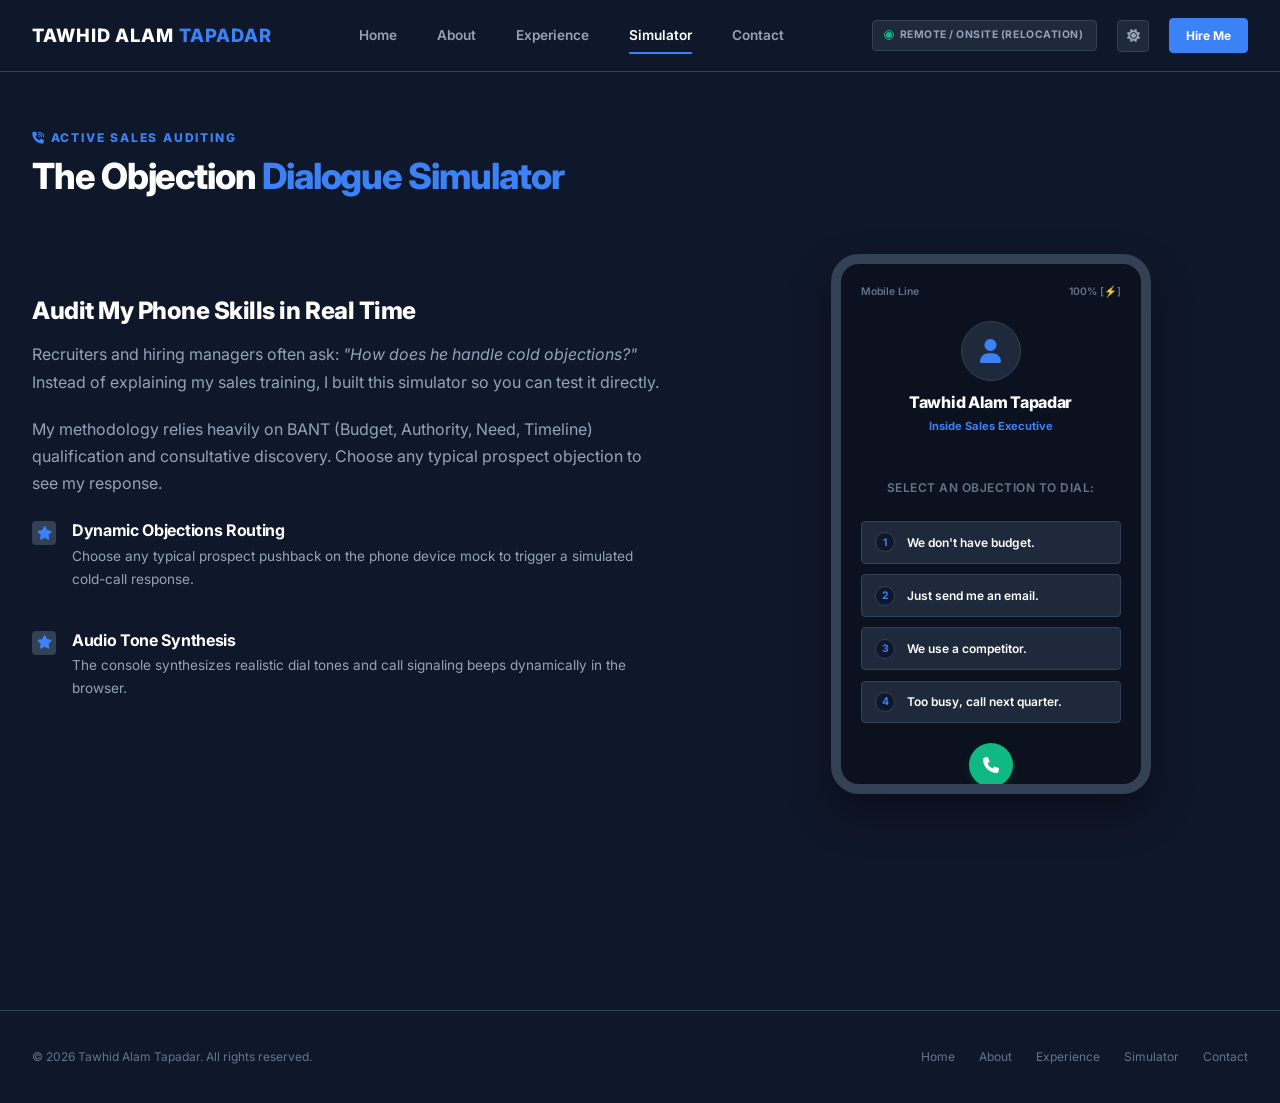
<file: simulator.html>
<!DOCTYPE html>
<html lang="en" data-theme="dark">
<head>
    <script>
        // Apply theme immediately to prevent transition flash
        const savedTheme = localStorage.getItem('theme') || 'dark';
        document.documentElement.setAttribute('data-theme', savedTheme);
    </script>
    <meta charset="UTF-8">
    <meta name="viewport" content="width=device-width, initial-scale=1.0">
    <title>Simulator | Tawhid Alam Tapadar</title>
    
    <!-- SEO Optimization -->
    <meta name="description" content="Test the outbound objection handling abilities of Tawhid Alam Tapadar using this interactive call simulator. Choose common business objections and review consultative sales responses.">
    <meta name="keywords" content="Sales Objection Simulator, Dialer Web Application, Outbound Dialer Demo, Consultative Objection Handler, Tawhid Alam Tapadar Tech Demo">
    <meta name="robots" content="index, follow">

    <!-- Open Graph / Facebook -->
    <meta property="og:type" content="website">
    <meta property="og:url" content="https://tawhidalamtapadar.github.io/tawhidalam/simulator.html">
    <meta property="og:title" content="Simulator | Tawhid Alam Tapadar">
    <meta property="og:description" content="Test the outbound objection handling abilities of Tawhid Alam Tapadar using this interactive call simulator. Choose common business objections and review consultative sales responses.">
    <meta property="og:image" content="https://tawhidalamtapadar.github.io/tawhidalam/profile.jpeg">

    <!-- Twitter -->
    <meta property="twitter:card" content="summary_large_image">
    <meta property="twitter:url" content="https://tawhidalamtapadar.github.io/tawhidalam/simulator.html">
    <meta property="twitter:title" content="Simulator | Tawhid Alam Tapadar">
    <meta property="twitter:description" content="Test the outbound objection handling abilities of Tawhid Alam Tapadar using this interactive call simulator. Choose common business objections and review consultative sales responses.">
    <meta property="twitter:image" content="https://tawhidalamtapadar.github.io/tawhidalam/profile.jpeg">

    <!-- Canonical Link -->
    <link rel="canonical" href="https://tawhidalamtapadar.github.io/tawhidalam/simulator.html">

    <!-- JSON-LD Structured Data -->
    <script type="application/ld+json">
    {
      "@context": "https://schema.org",
      "@type": "WebApplication",
      "name": "Objection Dialogue Simulator",
      "operatingSystem": "All",
      "applicationCategory": "BusinessApplication",
      "browserRequirements": "Requires JavaScript. Requires HTML5.",
      "creator": {
        "@type": "Person",
        "name": "Tawhid Alam Tapadar"
      }
    }
    </script>
    
    <!-- Favicon -->
    <link rel="icon" type="image/svg+xml" href="data:image/svg+xml,%3Csvg xmlns='http://www.w3.org/2000/svg' viewBox='0 0 24 24' fill='%233b82f6'%3E%3Cpath d='M12 2C6.48 2 2 6.48 2 12s4.48 10 10 10 10-4.48 10-10S17.52 2 12 2zm0 18c-4.41 0-8-3.59-8-8s3.59-8 8-8 8 3.59 8 8-3.59 8-8 8zm0-14c-3.31 0-6 2.69-6 6s2.69 6 6 6 6-2.69 6-6-2.69-6-6-6zm0 10c-2.21 0-4-1.79-4-4s1.79-4 4-4 4 1.79 4 4-1.79 4-4 4z'/%3E%3C/svg%3E">
    <!-- Stylesheets -->
    <link rel="stylesheet" href="https://cdnjs.cloudflare.com/ajax/libs/font-awesome/6.4.0/css/all.min.css">
    <link rel="stylesheet" href="./styles.css">
</head>
<body>
    <!-- Ambient Blur Graphics -->
    <div class="bg-ambient-glow"></div>
    <div class="bg-ambient-glow-2"></div>

    <!-- Navigation Header -->
    <header class="global-header">
        <nav class="nav-container">
            <a href="./index.html" class="logo" id="navLogo">
                TAWHID ALAM <span>TAPADAR</span>
            </a>
            
            <div class="nav-links">
                <a href="./index.html" class="nav-link">Home</a>
                <a href="./about.html" class="nav-link">About</a>
                <a href="./experience.html" class="nav-link">Experience</a>
                <a href="./simulator.html" class="nav-link active">Simulator</a>
                <a href="./contact.html" class="nav-link">Contact</a>
            </div>
            
            <div class="nav-actions">
                <div class="status-badge" id="outreachBadge">
                    <span class="status-dot"></span>
                    Remote / Onsite (Relocation)
                </div>
                <button class="theme-toggle" id="themeToggle" aria-label="Toggle Theme">
                    <!-- Icon loaded via Javascript -->
                </button>
                <a href="./contact.html" class="btn btn-primary" style="font-size: 0.75rem; padding: 0.45rem 1rem;">Hire Me</a>
                <button class="hamburger" id="hamburger" aria-label="Toggle Menu">
                    <span></span>
                    <span></span>
                    <span></span>
                </button>
            </div>
        </nav>
    </header>

    <!-- Mobile Nav Overlay -->
    <div class="mobile-nav-overlay" id="mobileNav">
        <div class="mobile-nav-links">
            <a href="./index.html" class="mobile-nav-link">Home</a>
            <a href="./about.html" class="mobile-nav-link">About</a>
            <a href="./experience.html" class="mobile-nav-link">Experience</a>
            <a href="./simulator.html" class="mobile-nav-link active">Simulator</a>
            <a href="./contact.html" class="mobile-nav-link">Contact</a>
            <a href="./contact.html" class="mobile-nav-link" style="color: var(--accent-blue);">Hire Me</a>
        </div>
    </div>

    <!-- Main Content -->
    <main class="container">
        <div class="section-title-wrapper fade-up-trigger">
            <div class="section-subtitle">
                <i class="fa-solid fa-phone-volume"></i> Active Sales Auditing
            </div>
            <h1 class="section-title">The Objection <span class="text-gradient">Dialogue Simulator</span></h1>
        </div>

        <div class="simulator-layout fade-up-trigger">
            <!-- Left: Strategy explanation -->
            <div class="simulator-info">
                <h3>Audit My Phone Skills in Real Time</h3>
                <p>
                    Recruiters and hiring managers often ask: <em>"How does he handle cold objections?"</em> Instead of explaining my sales training, I built this simulator so you can test it directly.
                </p>
                <p style="color: var(--text-secondary);">
                    My methodology relies heavily on BANT (Budget, Authority, Need, Timeline) qualification and consultative discovery. Choose any typical prospect objection to see my response.
                </p>
                <div class="bullet-list" style="margin-top: 1.5rem;">
                    <div class="bullet-item">
                        <div class="bullet-icon"><i class="fa-solid fa-star"></i></div>
                        <div class="bullet-content">
                            <h4>Dynamic Objections Routing</h4>
                            <p>Choose any typical prospect pushback on the phone device mock to trigger a simulated cold-call response.</p>
                        </div>
                    </div>
                    <div class="bullet-item">
                        <div class="bullet-icon"><i class="fa-solid fa-star"></i></div>
                        <div class="bullet-content">
                            <h4>Audio Tone Synthesis</h4>
                            <p>The console synthesizes realistic dial tones and call signaling beeps dynamically in the browser.</p>
                        </div>
                    </div>
                </div>
            </div>

            <!-- Right: Interactive Device -->
            <div class="simulator-device">
                <div class="device-container">
                    <!-- Standby Dialer Screen -->
                    <div class="device-screen screen-standby">
                        <div class="device-header">
                            <span>Mobile Line</span>
                            <span>100% [⚡]</span>
                        </div>
                        
                        <div class="caller-id-box">
                            <div class="caller-avatar">
                                <i class="fa-solid fa-user" style="font-size: 1.5rem; color: var(--accent-blue);"></i>
                            </div>
                            <h4 class="caller-name">Tawhid Alam Tapadar</h4>
                            <span class="caller-status">Inside Sales Executive</span>
                        </div>
                        
                        <div style="margin: 1rem 0 0.5rem; text-align: center;">
                            <p style="font-size: 0.75rem; color: #64748b; font-weight: 600; text-transform: uppercase; letter-spacing: 0.5px;">Select an objection to dial:</p>
                        </div>
                        
                        <div class="objections-grid">
                            <button class="objection-btn" data-objection="budget">
                                <span class="objection-btn-num">1</span>
                                <span>We don't have budget.</span>
                            </button>
                            <button class="objection-btn" data-objection="email">
                                <span class="objection-btn-num">2</span>
                                <span>Just send me an email.</span>
                            </button>
                            <button class="objection-btn" data-objection="competitor">
                                <span class="objection-btn-num">3</span>
                                <span>We use a competitor.</span>
                            </button>
                            <button class="objection-btn" data-objection="busy">
                                <span class="objection-btn-num">4</span>
                                <span>Too busy, call next quarter.</span>
                            </button>
                        </div>
                        
                        <div style="padding-bottom: 0.75rem;">
                            <div class="device-dial-cta">
                                <i class="fa-solid fa-phone"></i>
                            </div>
                        </div>
                    </div>

                    <!-- Active Call Screen -->
                    <div class="device-screen screen-active-call">
                        <div class="device-header">
                            <span>Mobile Line</span>
                            <span class="call-timer" id="callTimer" style="margin: 0;">00:00</span>
                        </div>
                        
                        <div style="text-align: center; margin-top: 0.75rem; margin-bottom: 1.25rem;">
                            <h4 class="caller-name" style="font-size: 1.05rem;">Active Call: Tawhid</h4>
                            <span style="font-size: 0.7rem; color: #10b981; font-weight: 600; display: inline-flex; align-items: center; gap: 0.25rem;">
                                <span style="width: 5px; height: 5px; border-radius: 50%; background-color: #10b981;"></span>
                                Consultative Pitch Mode
                            </span>
                        </div>
                        
                        <!-- Chat/Call History -->
                        <div class="chat-history">
                            <!-- Populated dynamically -->
                        </div>
                        
                        <!-- Typing Indicator -->
                        <div class="typing-indicator" id="typingIndicator">
                            <span class="typing-dot"></span>
                            <span class="typing-dot"></span>
                            <span class="typing-dot"></span>
                        </div>
                        
                        <!-- Call Controls -->
                        <div class="call-footer-actions">
                            <button class="call-action-btn" title="Mute">
                                <i class="fa-solid fa-microphone-slash"></i>
                            </button>
                            <button class="call-action-btn hangup" id="hangupBtn" title="Hang Up">
                                <i class="fa-solid fa-phone-slash"></i>
                            </button>
                            <button class="call-action-btn" title="Speaker">
                                <i class="fa-solid fa-volume-high"></i>
                            </button>
                        </div>
                    </div>
                </div>
            </div>
        </div>
    </main>

    <!-- Global Footer -->
    <footer class="global-footer">
        <div class="footer-container">
            <div class="footer-copyright">
                &copy; 2026 Tawhid Alam Tapadar. All rights reserved.
            </div>
            <div class="footer-links">
                <a href="./index.html">Home</a>
                <a href="./about.html">About</a>
                <a href="./experience.html">Experience</a>
                <a href="./simulator.html">Simulator</a>
                <a href="./contact.html">Contact</a>
            </div>
        </div>
    </footer>

    <!-- Scripts -->
    <script src="./script.js"></script>
</body>
</html>
</file>
<file: styles.css>
/* 
 * styles.css - Clean, Professional Business Portfolio (Advanced Animations)
 * Brand Profile: Solid Slate & Corporate Blue. No gradients.
 * Refined transitions, border expansions, progress bars, and entrance keyframes.
 */

/* ==========================================
   1. Google Fonts & CSS Variables
   ========================================== */
@import url('https://fonts.googleapis.com/css2?family=Inter:wght@300;400;500;600;700;800&display=swap');

:root {
    /* Color Palette - Solid Dark Slate */
    --bg-color: #0f172a;
    --surface-solid: #1e293b;
    --surface-hover: #1e293b; /* Managed via border expansions */
    --border-color: #334155;
    --border-hover: #3b82f6;   /* Active corporate blue */
    
    --text-primary: #ffffff;
    --text-secondary: #94a3b8;
    --text-muted: #64748b;
    
    /* Solid Business Accents */
    --accent-blue: #3b82f6;
    --accent-blue-hover: #2563eb;
    --accent-blue-glow: rgba(59, 130, 246, 0.15);
    --accent-emerald: #10b981;
    --accent-emerald-glow: rgba(16, 185, 129, 0.15);
    
    /* Layout Variables */
    --font-primary: 'Inter', sans-serif;
    --radius-sm: 4px;
    --radius-md: 6px;
    --transition-fast: 0.15s ease;
    --transition-normal: 0.4s cubic-bezier(0.16, 1, 0.3, 1);
    --max-width: 1440px;
    --header-height: 72px;
}

/* Light Mode Variables - Crisp Slate Gallery */
[data-theme="light"] {
    --bg-color: #f8fafc;
    --surface-solid: #ffffff;
    --surface-hover: #ffffff;
    --border-color: #e2e8f0;
    --border-hover: #2563eb;
    
    --text-primary: #0f172a;
    --text-secondary: #475569;
    --text-muted: #94a3b8;
    
    --accent-blue: #2563eb;
    --accent-blue-hover: #1d4ed8;
    --accent-blue-glow: rgba(37, 99, 235, 0.08);
}

/* ==========================================
   2. Reset & Global Styles
   ========================================== */
*, *::before, *::after {
    box-sizing: border-box;
    margin: 0;
    padding: 0;
}

html {
    scroll-behavior: smooth;
    font-size: 16px;
}

body {
    background-color: var(--bg-color);
    color: var(--text-primary);
    font-family: var(--font-primary);
    line-height: 1.6;
    overflow-x: hidden;
    min-height: 100vh;
    opacity: 0; /* Managed via entry animation in script.js */
    animation: bodyFadeIn 0.5s ease forwards;
    transition: background-color var(--transition-normal), color var(--transition-normal);
}

@keyframes bodyFadeIn {
    to { opacity: 1; }
}

h1, h2, h3, h4, h5, h6 {
    font-weight: 800;
    line-height: 1.2;
    color: var(--text-primary);
    letter-spacing: -0.02em;
}

a {
    color: inherit;
    text-decoration: none;
    transition: color var(--transition-fast);
}

ul {
    list-style: none;
}

img {
    max-width: 100%;
    height: auto;
    display: block;
}

button {
    font-family: inherit;
    cursor: pointer;
    background: none;
    border: none;
    outline: none;
}

/* ==========================================
   3. Navigation Header (Clean Typographic)
   ========================================== */
.global-header {
    position: fixed;
    top: 0;
    left: 0;
    width: 100%;
    height: var(--header-height);
    background-color: var(--bg-color);
    border-bottom: 1px solid var(--border-color);
    z-index: 1000;
    transition: background-color var(--transition-normal), border-color var(--transition-normal);
}

.nav-container {
    max-width: var(--max-width);
    height: 100%;
    margin: 0 auto;
    padding: 0 2rem;
    display: flex;
    align-items: center;
    justify-content: space-between;
}

.logo {
    font-weight: 800;
    font-size: 1.15rem;
    letter-spacing: 0.05em;
    text-transform: uppercase;
    position: relative;
    overflow: hidden;
}

.logo span {
    color: var(--accent-blue);
    position: relative;
}

.nav-links {
    display: flex;
    align-items: center;
    gap: 2.5rem;
}

.nav-link {
    font-size: 0.85rem;
    font-weight: 600;
    color: var(--text-secondary);
    padding: 0.25rem 0;
    position: relative;
    transition: color var(--transition-fast);
}

.nav-link:hover, .nav-link.active {
    color: var(--text-primary);
}

.nav-link::after {
    content: '';
    position: absolute;
    bottom: -4px;
    left: 0;
    width: 100%;
    height: 2px;
    background-color: var(--accent-blue);
    transform: scaleX(0);
    transform-origin: right;
    transition: transform var(--transition-normal);
}

.nav-link:hover::after, .nav-link.active::after {
    transform: scaleX(1);
    transform-origin: left;
}

.nav-actions {
    display: flex;
    align-items: center;
    gap: 1.25rem;
}

.status-badge {
    display: flex;
    align-items: center;
    gap: 0.5rem;
    padding: 0.4rem 0.8rem;
    border-radius: var(--radius-sm);
    background-color: var(--surface-solid);
    font-size: 0.65rem;
    font-weight: 700;
    border: 1px solid var(--border-color);
    letter-spacing: 0.05em;
    text-transform: uppercase;
    color: var(--text-secondary);
    position: relative;
}

.status-dot {
    width: 6px;
    height: 6px;
    border-radius: 50%;
    background-color: var(--accent-emerald);
    position: relative;
}

.status-dot::after {
    content: '';
    position: absolute;
    top: -2px;
    left: -2px;
    width: 10px;
    height: 10px;
    border-radius: 50%;
    border: 1px solid var(--accent-emerald);
    animation: badgePulse 2s infinite;
}

@keyframes badgePulse {
    0% { transform: scale(1); opacity: 1; }
    100% { transform: scale(2.2); opacity: 0; }
}

.theme-toggle {
    display: flex;
    align-items: center;
    justify-content: center;
    width: 32px;
    height: 32px;
    border-radius: var(--radius-sm);
    border: 1px solid var(--border-color);
    background-color: var(--surface-solid);
    color: var(--text-secondary);
    transition: all var(--transition-fast);
}

.theme-toggle:hover {
    color: var(--text-primary);
    border-color: var(--border-hover);
    transform: rotate(15deg);
}

.hamburger {
    display: none;
    flex-direction: column;
    gap: 4px;
    width: 20px;
    height: 12px;
    justify-content: space-between;
}

.hamburger span {
    width: 100%;
    height: 2px;
    background-color: var(--text-primary);
    transition: all 0.3s ease;
}

/* Mobile Nav Overlay */
.mobile-nav-overlay {
    position: fixed;
    top: 0;
    right: -100%;
    width: 100%;
    max-width: 260px;
    height: 100vh;
    background-color: var(--surface-solid);
    border-left: 1px solid var(--border-color);
    z-index: 999;
    padding: 80px 1.5rem 1.5rem;
    display: flex;
    flex-direction: column;
    gap: 1.5rem;
    box-shadow: -5px 0 15px rgba(0,0,0,0.15);
    transition: right 0.3s ease, background-color var(--transition-normal), border-color var(--transition-normal);
}

.mobile-nav-overlay.active {
    right: 0;
}

.mobile-nav-links {
    display: flex;
    flex-direction: column;
    gap: 1.25rem;
}

.mobile-nav-link {
    font-size: 0.95rem;
    font-weight: 500;
    color: var(--text-secondary);
    border-bottom: 1px solid var(--border-color);
    padding-bottom: 0.4rem;
}

.mobile-nav-link.active {
    color: var(--accent-blue);
}

/* ==========================================
   4. Layout Containers & Clean Animated Cards
   ========================================== */
.container {
    max-width: var(--max-width);
    margin: 0 auto;
    padding: calc(var(--header-height) + 3.5rem) 2rem 4rem;
}

.section-title-wrapper {
    margin-bottom: 3.5rem;
}

.section-subtitle {
    font-size: 0.75rem;
    font-weight: 800;
    text-transform: uppercase;
    letter-spacing: 0.15em;
    color: var(--accent-blue);
    margin-bottom: 0.5rem;
    animation: subtitleSlide 0.6s ease forwards;
}

@keyframes subtitleSlide {
    from { opacity: 0; transform: translateY(-5px); }
    to { opacity: 1; transform: translateY(0); }
}

.section-title {
    font-size: 2.25rem;
    font-weight: 800;
    letter-spacing: -0.03em;
    line-height: 1.2;
}

.highlight-text {
    color: var(--accent-blue);
}

/* Premium Card - Solid Border Expanding Micro-Animation */
.glass-card {
    background-color: var(--surface-solid);
    border: 1px solid var(--border-color);
    border-radius: var(--radius-sm);
    padding: 2.25rem;
    position: relative;
    overflow: hidden;
    transition: background-color var(--transition-normal), border-color var(--transition-normal), color var(--transition-normal), transform var(--transition-normal), box-shadow var(--transition-normal);
}

.glass-card::before {
    content: '';
    position: absolute;
    top: 0;
    left: 0;
    width: 100%;
    height: 3px;
    background-color: var(--accent-blue);
    transform: scaleX(0);
    transform-origin: left;
    transition: transform var(--transition-normal);
}

.glass-card:hover {
    border-color: var(--border-hover);
    transform: translateY(-4px);
    box-shadow: 0 12px 30px rgba(0, 0, 0, 0.15);
}

.glass-card:hover::before {
    transform: scaleX(1);
}

/* Solid Buttons with Active Micro-Slides */
.btn {
    display: inline-flex;
    align-items: center;
    justify-content: center;
    gap: 0.5rem;
    padding: 0.75rem 1.5rem;
    border-radius: var(--radius-sm);
    font-weight: 700;
    font-size: 0.85rem;
    position: relative;
    overflow: hidden;
    z-index: 1;
    transition: all var(--transition-fast);
}

.btn-primary {
    background-color: var(--accent-blue);
    color: #ffffff;
    border: 1px solid var(--accent-blue);
}

.btn-primary:hover {
    background-color: var(--accent-blue-hover);
    border-color: var(--accent-blue-hover);
    transform: translateY(-2px);
    box-shadow: 0 4px 15px var(--accent-blue-glow);
}

.btn-secondary {
    background-color: var(--surface-solid);
    border: 1px solid var(--border-color);
    color: var(--text-primary);
}

.btn-secondary:hover {
    background-color: var(--surface-hover);
    border-color: var(--border-hover);
    transform: translateY(-2px);
}

/* ==========================================
   5. Home Page (index.html) Styles
   ========================================== */
.hero-grid {
    display: grid;
    grid-template-columns: 1.15fr 0.85fr;
    gap: 4.5rem;
    align-items: center;
    margin-bottom: 5.5rem;
}

.hero-tag {
    font-size: 0.8rem;
    font-weight: 800;
    color: var(--accent-blue);
    margin-bottom: 0.75rem;
    display: block;
    text-transform: uppercase;
    letter-spacing: 0.1em;
}

.hero-title {
    font-size: 3.25rem;
    line-height: 1.15;
    font-weight: 800;
    letter-spacing: -0.04em;
    margin-bottom: 1.25rem;
}

.hero-description {
    font-size: 1.05rem;
    color: var(--text-secondary);
    margin-bottom: 2.5rem;
    max-width: 540px;
}

.hero-ctas {
    display: flex;
    gap: 1rem;
    flex-wrap: wrap;
    margin-bottom: 2.5rem;
}

.hero-socials {
    display: flex;
    align-items: center;
    gap: 1.25rem;
    color: var(--text-muted);
    font-size: 0.85rem;
    font-weight: 600;
}

.hero-social-link {
    position: relative;
    padding-bottom: 2px;
}

.hero-social-link::after {
    content: '';
    position: absolute;
    bottom: 0;
    left: 0;
    width: 100%;
    height: 1px;
    background-color: var(--accent-blue);
    transform: scaleX(0);
    transition: transform var(--transition-fast);
}

.hero-social-link:hover {
    color: var(--text-primary);
}

.hero-social-link:hover::after {
    transform: scaleX(1);
}

/* Stats Dashboard Section (Animated) */
.stats-dashboard {
    display: grid;
    grid-template-columns: repeat(3, 1fr);
    gap: 1.5rem;
    margin-bottom: 5.5rem;
}

.stat-card {
    text-align: center;
    padding: 2rem;
    border-radius: var(--radius-sm);
    position: relative;
}

.stat-number {
    font-size: 3rem;
    font-weight: 800;
    line-height: 1;
    margin-bottom: 0.75rem;
    color: var(--accent-blue);
    letter-spacing: -0.03em;
}

.stat-label {
    font-size: 0.8rem;
    font-weight: 700;
    text-transform: uppercase;
    letter-spacing: 0.05em;
    color: var(--text-muted);
    margin-bottom: 0.75rem;
}

/* Stat Progress Bar (Advanced Feature) */
.stat-progress-container {
    width: 100%;
    height: 4px;
    background-color: var(--border-color);
    border-radius: 2px;
    overflow: hidden;
    margin-bottom: 0.75rem;
}

.stat-progress-bar {
    height: 100%;
    background-color: var(--accent-blue);
    width: 0;
    transition: width 1.5s cubic-bezier(0.16, 1, 0.3, 1);
}

.stat-desc {
    font-size: 0.8rem;
    color: var(--text-secondary);
}

/* Home Section Layouts */
.home-split {
    display: grid;
    grid-template-columns: 1fr 1fr;
    gap: 4.5rem;
    align-items: center;
    margin-bottom: 5.5rem;
}

.preview-img-container {
    position: relative;
    overflow: hidden;
    border-radius: var(--radius-sm);
    border: 1px solid var(--border-color);
}

.preview-img {
    width: 100%;
    aspect-ratio: 16/10;
    object-fit: cover;
    transition: transform var(--transition-normal);
}

.preview-img-container:hover .preview-img {
    transform: scale(1.03);
}

.bullet-list {
    display: grid;
    gap: 1.25rem;
    margin: 2rem 0;
}

.bullet-item {
    display: flex;
    gap: 1rem;
    align-items: flex-start;
}

.bullet-icon {
    display: flex;
    align-items: center;
    justify-content: center;
    width: 24px;
    height: 24px;
    border-radius: var(--radius-sm);
    background-color: var(--border-color);
    color: var(--accent-blue);
    flex-shrink: 0;
    font-weight: bold;
    font-size: 0.85rem;
    transition: background-color var(--transition-fast), color var(--transition-fast);
}

.bullet-item:hover .bullet-icon {
    background-color: var(--accent-blue-glow);
}

.bullet-content h4 {
    font-size: 1rem;
    font-weight: 700;
    margin-bottom: 0.25rem;
}

.bullet-content p {
    font-size: 0.85rem;
    color: var(--text-secondary);
}

/* ==========================================
   6. About Page (about.html) Styles
   ========================================== */
/* About Page Redesigned Grid Layouts */
.about-profile-grid {
    display: grid;
    grid-template-columns: 0.8fr 1.2fr;
    gap: 2.5rem;
    align-items: stretch;
    margin-bottom: 2.5rem;
}

.about-sidebar {
    display: grid;
    gap: 1.5rem;
}

.about-split-grid {
    display: grid;
    grid-template-columns: 1fr 1fr;
    gap: 2.5rem;
    align-items: start;
    margin-top: 2.5rem;
}

.profile-card {
    text-align: center;
}

.profile-image-container {
    width: 130px;
    height: 130px;
    border-radius: 50%;
    overflow: hidden;
    margin: 0 auto 1.25rem;
    border: 1px solid var(--border-color);
    transition: border-color var(--transition-fast);
}

.profile-card:hover .profile-image-container {
    border-color: var(--accent-blue);
}

.profile-img {
    width: 100%;
    height: 100%;
    object-fit: cover;
}

.profile-title {
    font-size: 1.35rem;
    margin-bottom: 0.25rem;
}

.profile-subtitle {
    font-size: 0.8rem;
    color: var(--accent-blue);
    font-weight: 700;
    text-transform: uppercase;
    letter-spacing: 0.05em;
    margin-bottom: 1rem;
}

.about-contact-info {
    display: grid;
    gap: 0.85rem;
    text-align: left;
    margin-top: 1.25rem;
    padding-top: 1.25rem;
    border-top: 1px solid var(--border-color);
}

.contact-info-item {
    display: flex;
    align-items: center;
    gap: 0.75rem;
    font-size: 0.8rem;
    color: var(--text-secondary);
}

/* Skills grid styling (Micro-lifts & glows) */
.skills-block {
    margin-bottom: 2.5rem;
}

.skills-category-title {
    font-size: 1.1rem;
    font-weight: 800;
    margin-bottom: 1.25rem;
    display: flex;
    align-items: center;
    gap: 0.5rem;
    border-left: 3px solid var(--accent-blue);
    padding-left: 0.75rem;
}

.skills-grid {
    display: grid;
    grid-template-columns: repeat(auto-fill, minmax(160px, 1fr));
    gap: 1rem;
}

.skill-tag-card {
    display: flex;
    flex-direction: column;
    align-items: flex-start;
    padding: 1rem;
    background-color: var(--surface-solid);
    border: 1px solid var(--border-color);
    border-radius: var(--radius-sm);
    transition: border-color var(--transition-normal), transform var(--transition-normal);
}

.skill-tag-card:hover {
    border-color: var(--accent-blue);
    transform: translateY(-2px);
}

.skill-tag-icon {
    font-size: 1.25rem;
    margin-bottom: 0.5rem;
    transition: transform var(--transition-fast);
}

.skill-tag-card:hover .skill-tag-icon {
    transform: scale(1.1);
}

.skill-tag-name {
    font-size: 0.85rem;
    font-weight: 700;
    margin-bottom: 0.15rem;
}

.skill-tag-level {
    font-size: 0.7rem;
    color: var(--text-muted);
}

/* Circular fluency grid */
.languages-grid {
    display: grid;
    grid-template-columns: repeat(auto-fill, minmax(110px, 1fr));
    gap: 1rem;
}

.lang-card {
    text-align: center;
    padding: 1.25rem 0.5rem;
}

.lang-circle {
    position: relative;
    width: 52px;
    height: 52px;
    margin: 0 auto 0.75rem;
    display: flex;
    align-items: center;
    justify-content: center;
}

.lang-circle svg {
    width: 100%;
    height: 100%;
    transform: rotate(-90deg);
}

.lang-circle circle {
    fill: none;
    stroke-width: 3.5;
}

.lang-circle .circle-bg {
    stroke: var(--border-color);
}

.lang-circle .circle-progress {
    stroke: var(--accent-blue);
    stroke-linecap: round;
    transition: stroke-dashoffset 1s ease;
}

.lang-percent {
    position: absolute;
    font-size: 0.7rem;
    font-weight: 800;
}

.lang-name {
    font-size: 0.85rem;
    font-weight: 700;
}

.lang-level {
    font-size: 0.65rem;
    color: var(--text-muted);
}

/* Interactive Challenge Auditor Widget (Advanced Feature) */
.auditor-widget-card {
    background-color: var(--surface-solid);
    border: 1px solid var(--border-color);
    padding: 2rem;
    border-radius: var(--radius-sm);
    margin-bottom: 2.5rem;
}

.auditor-tabs {
    display: grid;
    grid-template-columns: repeat(3, 1fr);
    gap: 0.5rem;
    margin-top: 1rem;
    margin-bottom: 1.5rem;
}

.auditor-tab-btn {
    background-color: var(--bg-color);
    border: 1px solid var(--border-color);
    padding: 0.75rem 0.5rem;
    border-radius: var(--radius-sm);
    font-size: 0.75rem;
    font-weight: 700;
    color: var(--text-secondary);
    text-align: center;
    transition: all var(--transition-fast);
}

.auditor-tab-btn:hover, .auditor-tab-btn.active {
    background-color: var(--accent-blue);
    border-color: var(--accent-blue);
    color: white;
}

.auditor-result {
    display: none;
    animation: fadeUp 0.4s ease forwards;
}

.auditor-result.active {
    display: block;
}

.auditor-result-title {
    font-size: 0.95rem;
    font-weight: 700;
    margin-bottom: 0.5rem;
    color: var(--text-primary);
}

.auditor-result-desc {
    font-size: 0.8rem;
    color: var(--text-secondary);
    margin-bottom: 1rem;
}

.auditor-skills-linked {
    display: flex;
    flex-wrap: wrap;
    gap: 0.5rem;
}

/* Education Layout */
.edu-grid {
    display: grid;
    grid-template-columns: 1fr;
    gap: 1rem;
}

.edu-card {
    display: flex;
    gap: 1.25rem;
    padding: 1.5rem;
}

.edu-icon-box {
    display: flex;
    align-items: center;
    justify-content: center;
    width: 36px;
    height: 36px;
    border-radius: var(--radius-sm);
    background-color: var(--border-color);
    color: var(--accent-blue);
    flex-shrink: 0;
    font-size: 1.1rem;
}

.edu-details h4 {
    font-size: 1rem;
    font-weight: 700;
    margin-bottom: 0.25rem;
}

.edu-institution {
    font-size: 0.8rem;
    font-weight: 500;
    color: var(--text-secondary);
    margin-bottom: 0.25rem;
}

.edu-meta {
    display: flex;
    gap: 0.75rem;
    font-size: 0.7rem;
    color: var(--text-muted);
}

/* ==========================================
   7. Experience Page (experience.html) Styles
   ========================================== */
.experience-intro {
    max-width: 700px;
    margin-bottom: 3.5rem;
}

.experience-intro p {
    font-size: 1rem;
    color: var(--text-secondary);
}

.timeline-container {
    position: relative;
    padding-left: 1.75rem;
}

.timeline-container::before {
    content: '';
    position: absolute;
    top: 0;
    left: 4px;
    width: 1px;
    height: 100%;
    background-color: var(--border-color);
}

.timeline-item {
    position: relative;
    margin-bottom: 3rem;
}

.timeline-dot {
    position: absolute;
    left: -1.75rem;
    top: 6px;
    width: 10px;
    height: 10px;
    border-radius: 50%;
    background-color: var(--bg-color);
    border: 2px solid var(--accent-blue);
    z-index: 1;
    transition: background-color var(--transition-fast), border-color var(--transition-fast);
}

.timeline-item:hover .timeline-dot {
    background-color: var(--accent-blue);
}

.timeline-header {
    display: flex;
    justify-content: space-between;
    align-items: flex-start;
    flex-wrap: wrap;
    gap: 0.5rem;
    margin-bottom: 1rem;
}

.timeline-role {
    font-size: 1.35rem;
    font-weight: 800;
    letter-spacing: -0.01em;
}

.timeline-company {
    font-size: 0.95rem;
    font-weight: 600;
    color: var(--accent-blue);
    display: flex;
    align-items: center;
    gap: 0.5rem;
}

.timeline-date {
    font-size: 0.75rem;
    font-weight: 700;
    color: var(--text-muted);
    background-color: var(--border-color);
    padding: 0.2rem 0.6rem;
    border-radius: var(--radius-sm);
}

.timeline-content-card {
    padding: 2rem;
}

.timeline-summary {
    font-size: 0.95rem;
    color: var(--text-secondary);
    margin-bottom: 1.5rem;
}

.timeline-section-title {
    font-size: 0.85rem;
    font-weight: 800;
    text-transform: uppercase;
    letter-spacing: 0.05em;
    color: var(--text-muted);
    margin-bottom: 1rem;
    display: flex;
    align-items: center;
    gap: 0.5rem;
}

.timeline-section-title svg {
    color: var(--accent-blue);
    width: 14px;
    height: 14px;
}

.timeline-bullets {
    display: grid;
    gap: 0.85rem;
    margin-bottom: 1.75rem;
}

.timeline-bullet {
    display: flex;
    gap: 0.75rem;
    font-size: 0.9rem;
}

.timeline-bullet-icon {
    color: var(--accent-blue);
    flex-shrink: 0;
}

.timeline-accent-metrics {
    display: grid;
    grid-template-columns: repeat(auto-fit, minmax(180px, 1fr));
    gap: 1rem;
    margin-top: 1.5rem;
    padding-top: 1.5rem;
    border-top: 1px solid var(--border-color);
}

.metric-pill {
    background-color: var(--surface-solid);
    border: 1px solid var(--border-color);
    border-radius: var(--radius-sm);
    padding: 0.75rem 1rem;
    display: flex;
    align-items: center;
    gap: 0.75rem;
}

.metric-pill-icon {
    width: 30px;
    height: 30px;
    border-radius: var(--radius-sm);
    background-color: var(--border-color);
    color: var(--accent-blue);
    display: flex;
    align-items: center;
    justify-content: center;
    flex-shrink: 0;
    font-size: 0.85rem;
}

.metric-pill-info h5 {
    font-size: 1rem;
    font-weight: 800;
}

.metric-pill-info p {
    font-size: 0.65rem;
    color: var(--text-muted);
    text-transform: uppercase;
    font-weight: 700;
}

/* ==========================================
   8. Contact Page (contact.html) Styles
   ========================================== */
.contact-grid {
    display: grid;
    grid-template-columns: 0.75fr 1.25fr;
    gap: 3.5rem;
    align-items: flex-start;
}

.contact-channels {
    display: grid;
    gap: 1.25rem;
}

.channel-card {
    display: flex;
    align-items: center;
    gap: 1rem;
}

.channel-icon {
    width: 36px;
    height: 36px;
    border-radius: var(--radius-sm);
    background-color: var(--border-color);
    color: var(--accent-blue);
    display: flex;
    align-items: center;
    justify-content: center;
    flex-shrink: 0;
    font-size: 0.9rem;
    border: 1px solid var(--border-color);
    transition: border-color var(--transition-fast), background-color var(--transition-fast);
}

.channel-card:hover .channel-icon {
    border-color: var(--accent-blue);
    background-color: var(--accent-blue-glow);
}

.channel-info h4 {
    font-size: 0.9rem;
    font-weight: 700;
}

.channel-info a, .channel-info p {
    font-size: 0.8rem;
    color: var(--text-secondary);
}

.bant-form-card {
    padding: 2.25rem;
}

.bant-intro {
    margin-bottom: 1.75rem;
}

.bant-intro h3 {
    font-size: 1.35rem;
    font-weight: 800;
}

.bant-intro p {
    font-size: 0.85rem;
    color: var(--text-secondary);
}

.form-grid {
    display: grid;
    grid-template-columns: 1fr 1fr;
    gap: 1.25rem;
}

.form-full {
    grid-column: span 2;
}

.form-group {
    display: flex;
    flex-direction: column;
    gap: 0.4rem;
}

.form-label {
    font-size: 0.75rem;
    font-weight: 800;
    text-transform: uppercase;
    letter-spacing: 0.05em;
    color: var(--text-secondary);
}

.form-input, .form-select, .form-textarea {
    background-color: var(--surface-solid);
    border: 1px solid var(--border-color);
    border-radius: var(--radius-sm);
    padding: 0.75rem 0.9rem;
    color: var(--text-primary);
    font-family: inherit;
    font-size: 0.85rem;
    transition: all var(--transition-fast);
}

.form-input:focus, .form-select:focus, .form-textarea:focus {
    border-color: var(--accent-blue);
    outline: none;
}

.form-textarea {
    resize: vertical;
    min-height: 100px;
}

/* CRM Lead Alert Pop-up Notification (Clean Commercial UI) */
.crm-console-alert {
    position: fixed;
    bottom: 2rem;
    right: 2rem;
    width: 320px;
    background-color: var(--surface-solid);
    border: 1px solid var(--accent-blue);
    border-radius: var(--radius-sm);
    padding: 1.25rem;
    color: var(--text-primary);
    z-index: 2000;
    box-shadow: 0 15px 35px rgba(0,0,0,0.2);
    transform: translateY(150%);
    transition: transform 0.4s cubic-bezier(0.16, 1, 0.3, 1);
}

.crm-console-alert.show {
    transform: translateY(0);
}

.crm-alert-header {
    display: flex;
    align-items: center;
    justify-content: space-between;
    color: var(--accent-blue);
    font-weight: 800;
    font-size: 0.8rem;
    text-transform: uppercase;
    letter-spacing: 0.05em;
    margin-bottom: 0.75rem;
    border-bottom: 1px solid var(--border-color);
    padding-bottom: 0.5rem;
}

.crm-alert-body {
    font-size: 0.75rem;
    line-height: 1.45;
}

.crm-alert-body table {
    width: 100%;
    border-collapse: collapse;
}

.crm-alert-body td {
    padding: 0.2rem 0;
    vertical-align: top;
}

.crm-alert-body td:first-child {
    font-weight: 700;
    color: var(--text-muted);
    width: 80px;
}

/* ==========================================
   9. Objection Simulator Page Styles
   ========================================== */
.simulator-layout {
    display: grid;
    grid-template-columns: 1.1fr 0.9fr;
    gap: 4.5rem;
    align-items: center;
    margin-bottom: 5.5rem;
}

.simulator-info h3 {
    font-size: 1.5rem;
    font-weight: 800;
    margin-bottom: 1rem;
}

.simulator-info p {
    color: var(--text-secondary);
    margin-bottom: 1.25rem;
    line-height: 1.7;
}

.simulator-device {
    display: flex;
    justify-content: center;
    align-items: center;
}

.device-container {
    /* Force dark theme colors inside the simulator device for consistent phone app mockup appearance */
    --bg-color: #0f172a;
    --surface-solid: #1e293b;
    --surface-hover: #1e293b;
    --border-color: #334155;
    --border-hover: #3b82f6;
    --text-primary: #ffffff;
    --text-secondary: #94a3b8;
    --text-muted: #64748b;
    --accent-blue: #3b82f6;
    --accent-blue-hover: #2563eb;
    --accent-blue-glow: rgba(59, 130, 246, 0.15);
    --accent-emerald: #10b981;
    --accent-emerald-glow: rgba(16, 185, 129, 0.15);

    width: 320px;
    height: 540px;
    background-color: #0b111e;
    border: 10px solid var(--surface-solid);
    border-radius: 28px;
    position: relative;
    overflow: hidden;
    box-shadow: 0 20px 40px rgba(0, 0, 0, 0.4);
    display: flex;
    flex-direction: column;
    border-color: var(--border-color);
}

.device-screen {
    display: flex;
    flex-direction: column;
    height: 100%;
    padding: 1.25rem;
    box-sizing: border-box;
}

.screen-standby {
    display: flex;
    flex-direction: column;
}

.screen-active-call {
    display: none;
    flex-direction: column;
    height: 100%;
}

.device-header {
    display: flex;
    justify-content: space-between;
    align-items: center;
    font-size: 0.65rem;
    color: var(--text-muted);
    font-weight: 600;
    margin-bottom: 1.25rem;
}

.caller-id-box {
    text-align: center;
    margin-bottom: 1.5rem;
}

.caller-avatar {
    width: 60px;
    height: 60px;
    border-radius: 50%;
    background-color: var(--surface-solid);
    margin: 0 auto 0.75rem;
    display: flex;
    align-items: center;
    justify-content: center;
    border: 1px solid var(--border-color);
}

.caller-name {
    font-size: 1rem;
    font-weight: 800;
}

.caller-status {
    font-size: 0.7rem;
    color: var(--accent-blue);
    font-weight: 700;
}

.objections-grid {
    display: grid;
    grid-template-columns: 1fr;
    gap: 0.65rem;
    margin-top: 1rem;
}

.objection-btn {
    background-color: var(--surface-solid);
    border: 1px solid var(--border-color);
    border-radius: var(--radius-sm);
    color: var(--text-primary);
    padding: 0.65rem 0.85rem;
    font-size: 0.75rem;
    font-weight: 600;
    text-align: left;
    display: flex;
    align-items: center;
    gap: 0.75rem;
    transition: all var(--transition-fast);
    cursor: pointer;
}

.objection-btn:hover {
    border-color: var(--accent-blue);
    transform: translateY(-1px);
    background-color: var(--surface-hover);
}

.objection-btn-num {
    display: flex;
    align-items: center;
    justify-content: center;
    width: 20px;
    height: 20px;
    background-color: var(--bg-color);
    border: 1px solid var(--border-color);
    border-radius: 50%;
    font-size: 0.65rem;
    color: var(--accent-blue);
    font-weight: 700;
    flex-shrink: 0;
}

.device-dial-cta {
    display: flex;
    align-items: center;
    justify-content: center;
    width: 44px;
    height: 44px;
    border-radius: 50%;
    background-color: var(--accent-emerald);
    color: white;
    margin: 1.25rem auto 0;
    box-shadow: 0 4px 10px var(--accent-emerald-glow);
}

.chat-history {
    flex-grow: 1;
    overflow-y: auto;
    display: flex;
    flex-direction: column;
    gap: 0.75rem;
    padding: 0.5rem 0;
    margin-bottom: 1rem;
    scroll-behavior: smooth;
}

/* Custom scrollbar for chat history */
.chat-history::-webkit-scrollbar {
    width: 4px;
}
.chat-history::-webkit-scrollbar-track {
    background: transparent;
}
.chat-history::-webkit-scrollbar-thumb {
    background: var(--border-color);
    border-radius: 2px;
}

.chat-bubble {
    font-size: 0.75rem;
    line-height: 1.4;
    padding: 0.65rem 0.85rem;
    border-radius: 12px;
    max-width: 85%;
    position: relative;
    animation: fadeUp 0.3s ease forwards;
}

.chat-bubble.prospect {
    align-self: flex-end;
    background-color: var(--border-color);
    color: var(--text-primary);
    border-bottom-right-radius: 2px;
}

.chat-bubble.tawhid {
    align-self: flex-start;
    background-color: var(--accent-blue);
    color: white;
    border-bottom-left-radius: 2px;
}

.typing-indicator {
    display: none;
    align-self: flex-start;
    align-items: center;
    gap: 4px;
    background-color: var(--surface-solid);
    border: 1px solid var(--border-color);
    padding: 0.5rem 0.75rem;
    border-radius: 12px;
    border-bottom-left-radius: 2px;
    margin-bottom: 0.5rem;
}

.typing-dot {
    width: 6px;
    height: 6px;
    background-color: var(--text-secondary);
    border-radius: 50%;
    animation: bounce 0.6s infinite alternate;
}

.typing-dot:nth-child(2) {
    animation-delay: 0.2s;
}

.typing-dot:nth-child(3) {
    animation-delay: 0.4s;
}

.call-footer-actions {
    display: flex;
    justify-content: space-around;
    align-items: center;
    border-top: 1px solid var(--border-color);
    padding-top: 1rem;
    margin-top: auto;
}

.call-action-btn {
    display: flex;
    align-items: center;
    justify-content: center;
    width: 38px;
    height: 38px;
    border-radius: 50%;
    background-color: var(--surface-solid);
    border: 1px solid var(--border-color);
    color: var(--text-secondary);
    transition: all var(--transition-fast);
}

.call-action-btn:hover {
    color: var(--text-primary);
    border-color: var(--accent-blue);
}

.call-action-btn.hangup {
    background-color: #ef4444;
    border-color: #ef4444;
    color: white;
    cursor: pointer;
}

.call-action-btn.hangup:hover {
    background-color: #dc2626;
    border-color: #dc2626;
    transform: scale(1.05);
}

.text-gradient {
    color: var(--accent-blue);
}

/* ==========================================
   10. Footer Section
   ========================================== */
.global-footer {
    border-top: 1px solid var(--border-color);
    padding: 2.25rem 0;
    background-color: rgba(var(--bg-color), 0.5);
    margin-top: 4rem;
    transition: background-color var(--transition-normal), border-color var(--transition-normal);
}

.footer-container {
    max-width: var(--max-width);
    margin: 0 auto;
    padding: 0 2rem;
    display: flex;
    justify-content: space-between;
    align-items: center;
    flex-wrap: wrap;
    gap: 1rem;
}

.footer-copyright {
    font-size: 0.75rem;
    color: var(--text-muted);
}

.footer-links {
    display: flex;
    gap: 1.5rem;
    font-size: 0.75rem;
    color: var(--text-muted);
}

.footer-links a:hover {
    color: var(--text-primary);
}

/* ==========================================
   11. Animations
   ========================================== */
@keyframes bounce {
    0% { transform: translateY(0); height: 4px; }
    100% { transform: translateY(-2px); height: 16px; }
}

@keyframes fadeUp {
    from { opacity: 0; transform: translateY(10px); }
    to { opacity: 1; transform: translateY(0); }
}

.fade-up-trigger {
    opacity: 0;
    transform: translateY(20px);
    transition: opacity 0.8s cubic-bezier(0.16, 1, 0.3, 1), transform 0.8s cubic-bezier(0.16, 1, 0.3, 1);
}

.fade-up-trigger.visible {
    opacity: 1;
    transform: translateY(0);
}

/* ==========================================
   12. Responsive Design Breakpoints
   ========================================== */
@media (max-width: 1024px) {
    .hero-grid,
    .simulator-layout {
        grid-template-columns: 1fr;
        gap: 2.5rem;
        text-align: center;
    }
    
    .hero-description {
        margin-left: auto;
        margin-right: auto;
    }
    
    .hero-ctas {
        justify-content: center;
    }
    
    .hero-socials {
        justify-content: center;
    }
    
    .about-profile-grid,
    .about-split-grid,
    .about-grid {
        grid-template-columns: 1fr;
        gap: 2.5rem;
    }
    
    .contact-grid {
        grid-template-columns: 1fr;
        gap: 2.5rem;
    }
}

@media (max-width: 768px) {
    .container {
        padding: calc(var(--header-height) + 2rem) 1.25rem 3rem;
    }

    .nav-container,
    .footer-container {
        padding: 0 1.25rem;
    }

    .logo {
        font-size: 0.95rem;
        white-space: nowrap;
    }

    .nav-links, 
    .nav-actions .status-badge,
    .nav-actions .btn {
        display: none;
    }
    
    .hamburger {
        display: flex;
    }
    
    .hero-title {
        font-size: 2.5rem;
    }
    
    .stats-dashboard {
        grid-template-columns: 1fr;
        gap: 1.25rem;
    }
    
    .home-split {
        grid-template-columns: 1fr;
        gap: 2rem;
    }
    
    .form-grid {
        grid-template-columns: 1fr;
    }
    
    .form-full {
        grid-column: span 1;
    }
}

/* ==========================================
   13. Home Page Expansion Styles (Hooks)
   ========================================== */
.home-hooks-grid {
    display: grid;
    grid-template-columns: 1fr 1fr;
    gap: 2.5rem;
    margin-bottom: 5.5rem;
}

.teaser-card {
    display: flex;
    flex-direction: column;
    justify-content: space-between;
}

.teaser-card h3 {
    font-size: 1.35rem;
    font-weight: 800;
    margin-bottom: 1rem;
    display: flex;
    align-items: center;
    gap: 0.5rem;
}

.teaser-card h3 i {
    color: var(--accent-blue);
    font-size: 1.15rem;
}

.teaser-card p {
    color: var(--text-secondary);
    font-size: 0.9rem;
    line-height: 1.6;
    margin-bottom: 1.5rem;
}

.teaser-tags {
    display: flex;
    flex-wrap: wrap;
    gap: 0.5rem;
    margin-bottom: 1.5rem;
}

.teaser-tag {
    background-color: var(--bg-color);
    border: 1px solid var(--border-color);
    border-radius: var(--radius-sm);
    color: var(--text-secondary);
    padding: 0.4rem 0.75rem;
    font-size: 0.75rem;
    font-weight: 600;
    display: flex;
    align-items: center;
    gap: 0.5rem;
    transition: all var(--transition-fast);
}

.teaser-tag i {
    color: var(--accent-blue);
}

.teaser-tag:hover {
    border-color: var(--border-hover);
    color: var(--text-primary);
}

/* Pipeline Flow Teaser */
.teaser-flow {
    display: grid;
    grid-template-columns: repeat(3, 1fr);
    gap: 1rem;
    margin-bottom: 1.5rem;
}

.teaser-flow-step {
    background-color: var(--bg-color);
    border: 1px solid var(--border-color);
    border-radius: var(--radius-sm);
    padding: 1rem;
    text-align: center;
    position: relative;
}

.teaser-flow-num {
    width: 24px;
    height: 24px;
    border-radius: 50%;
    background-color: var(--accent-blue-glow);
    color: var(--accent-blue);
    font-size: 0.75rem;
    font-weight: 800;
    display: flex;
    align-items: center;
    justify-content: center;
    margin: 0 auto 0.5rem;
    border: 1px solid var(--border-hover);
}

.teaser-flow-step h4 {
    font-size: 0.8rem;
    font-weight: 700;
    margin-bottom: 0.25rem;
}

.teaser-flow-step p {
    font-size: 0.7rem;
    color: var(--text-muted);
    margin-bottom: 0;
    line-height: 1.3;
}

/* Responsive Overrides */
@media (max-width: 1024px) {
    .home-hooks-grid {
        grid-template-columns: 1fr;
        gap: 2rem;
    }
}

@media (max-width: 768px) {
    .teaser-flow {
        grid-template-columns: 1fr;
        gap: 0.75rem;
    }
}
</file>
